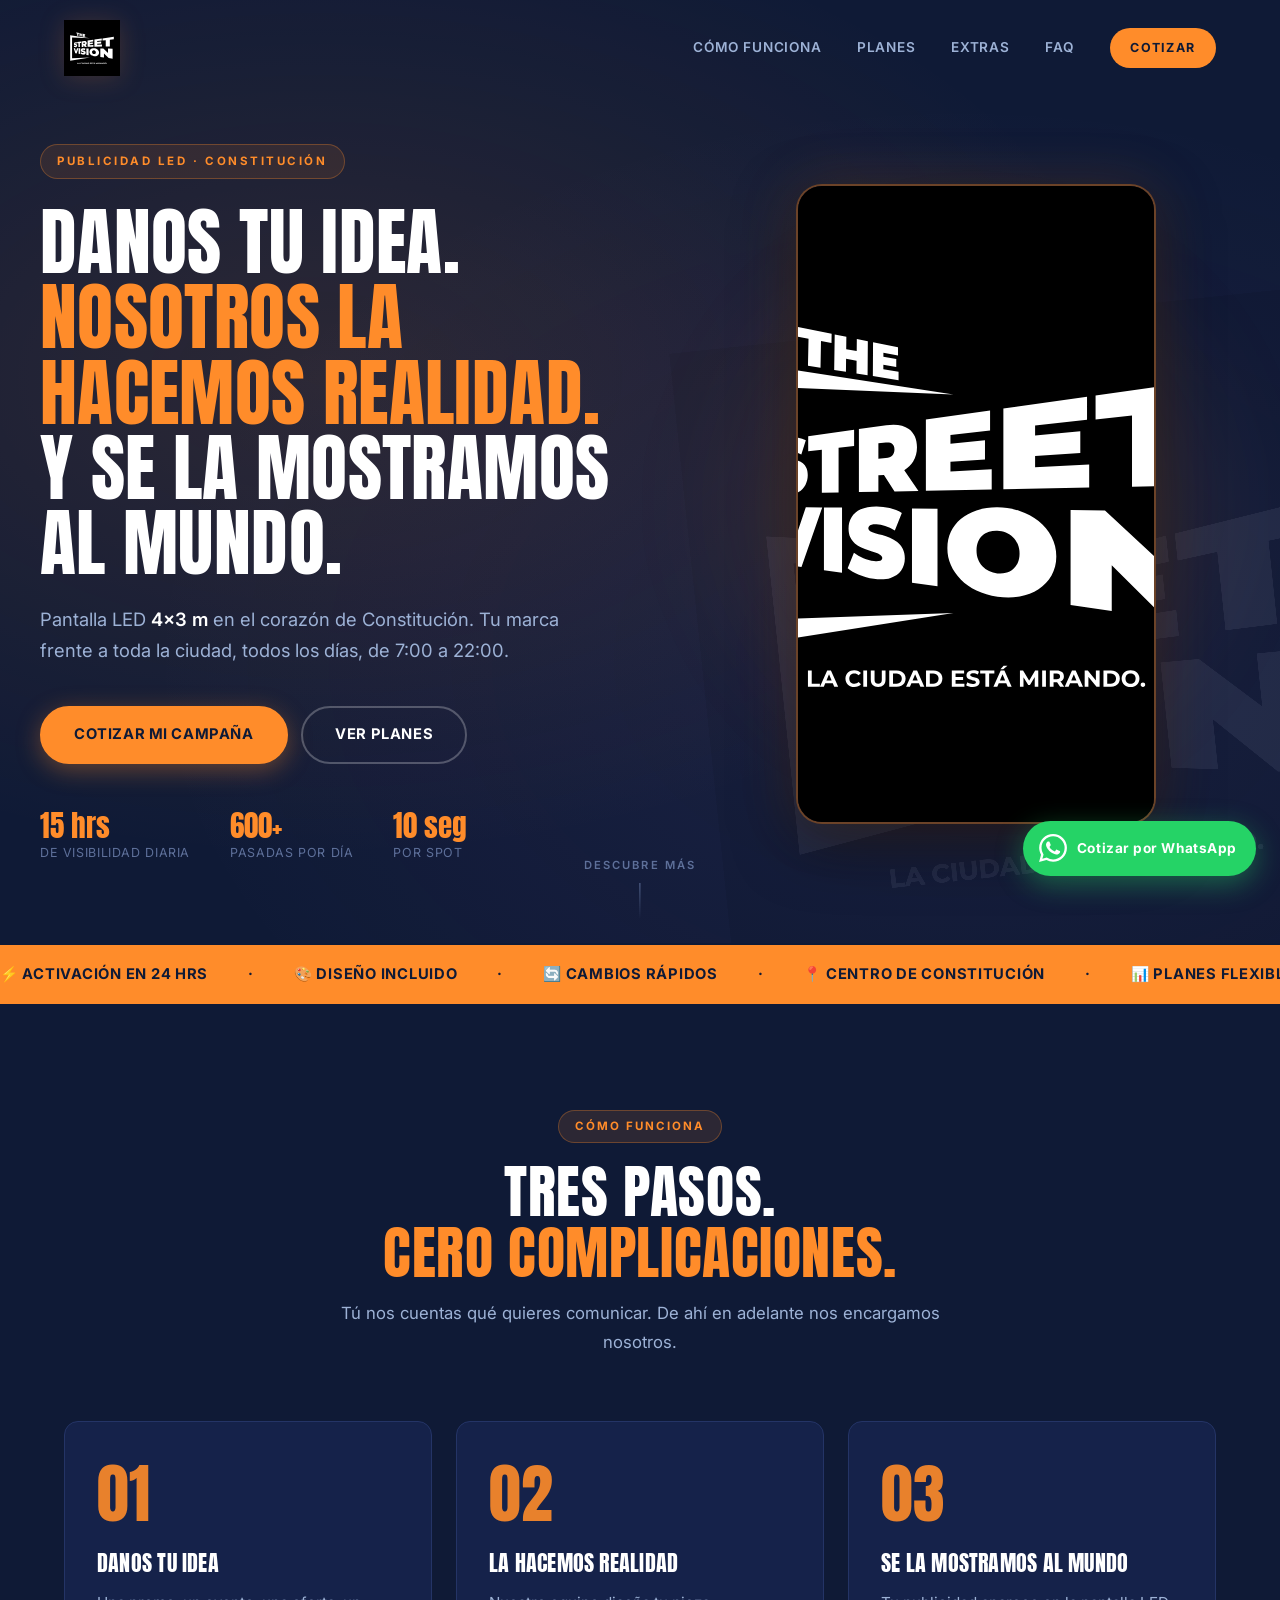
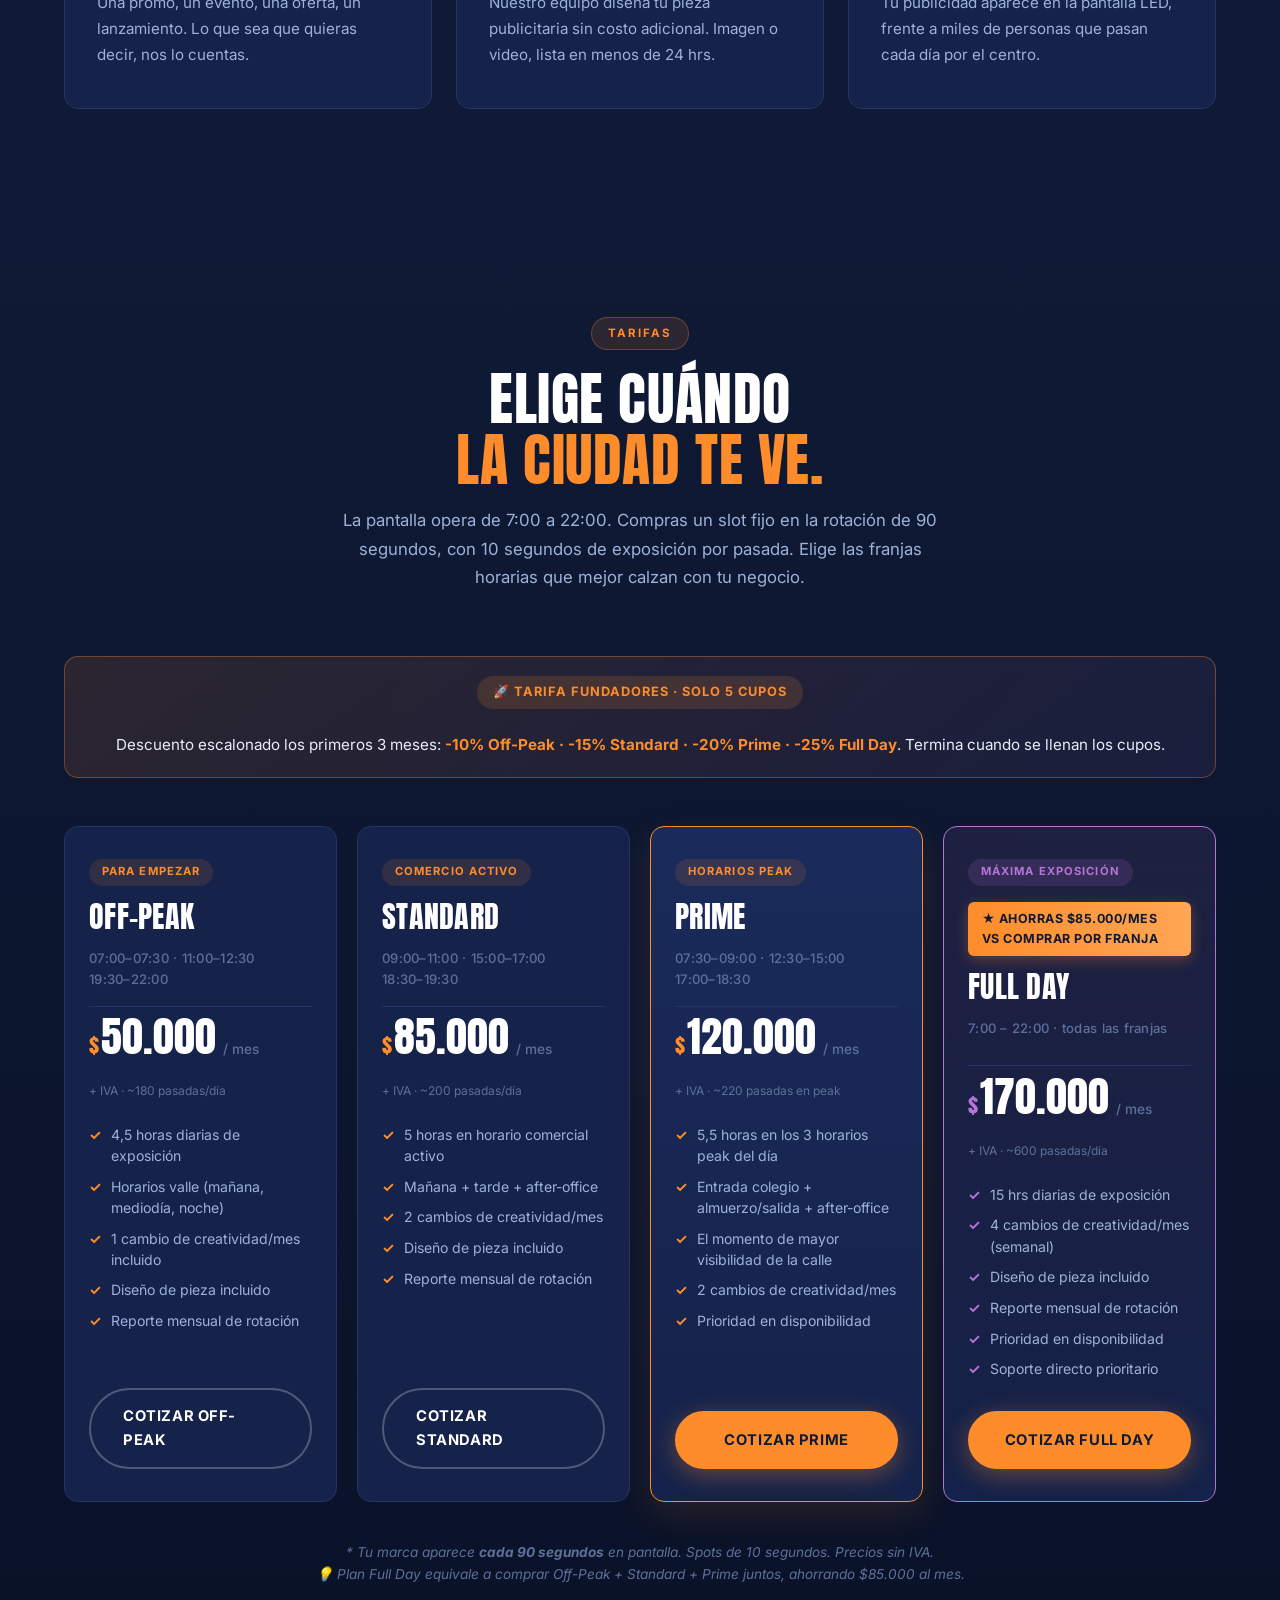
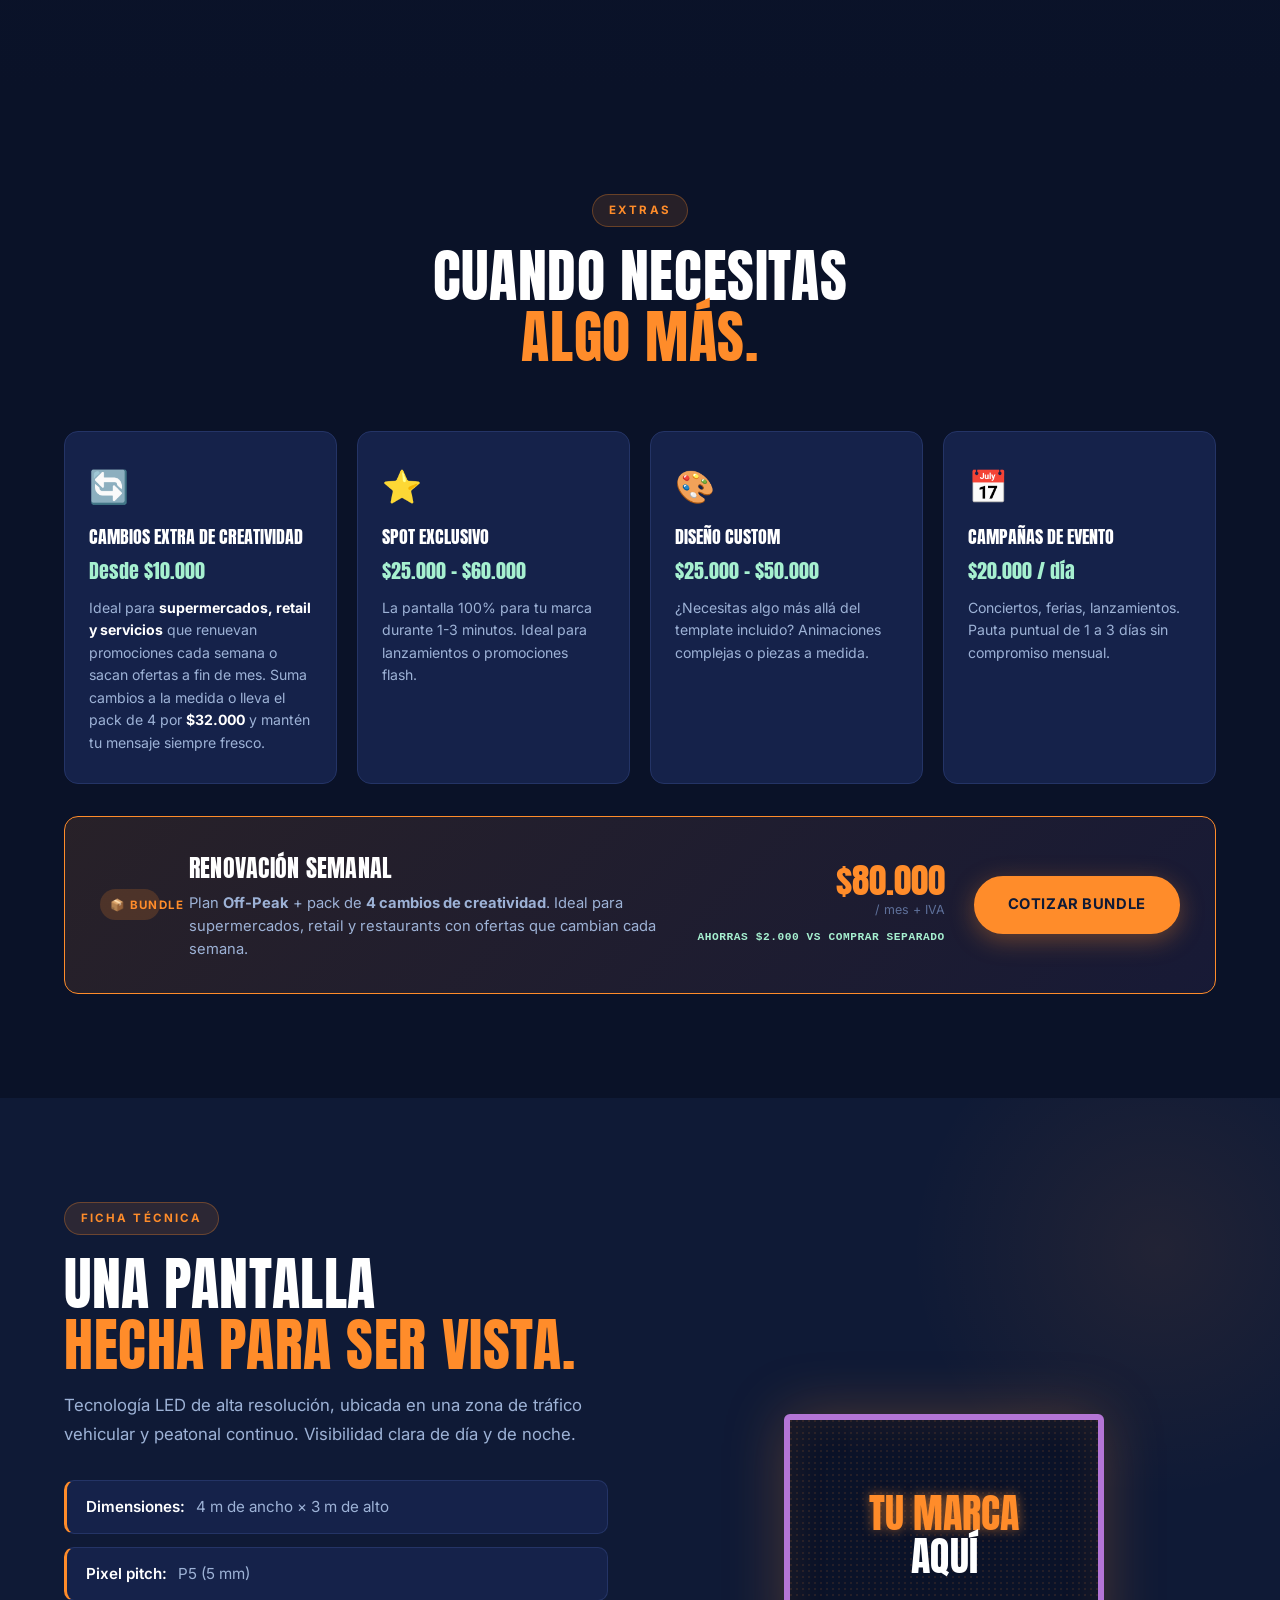
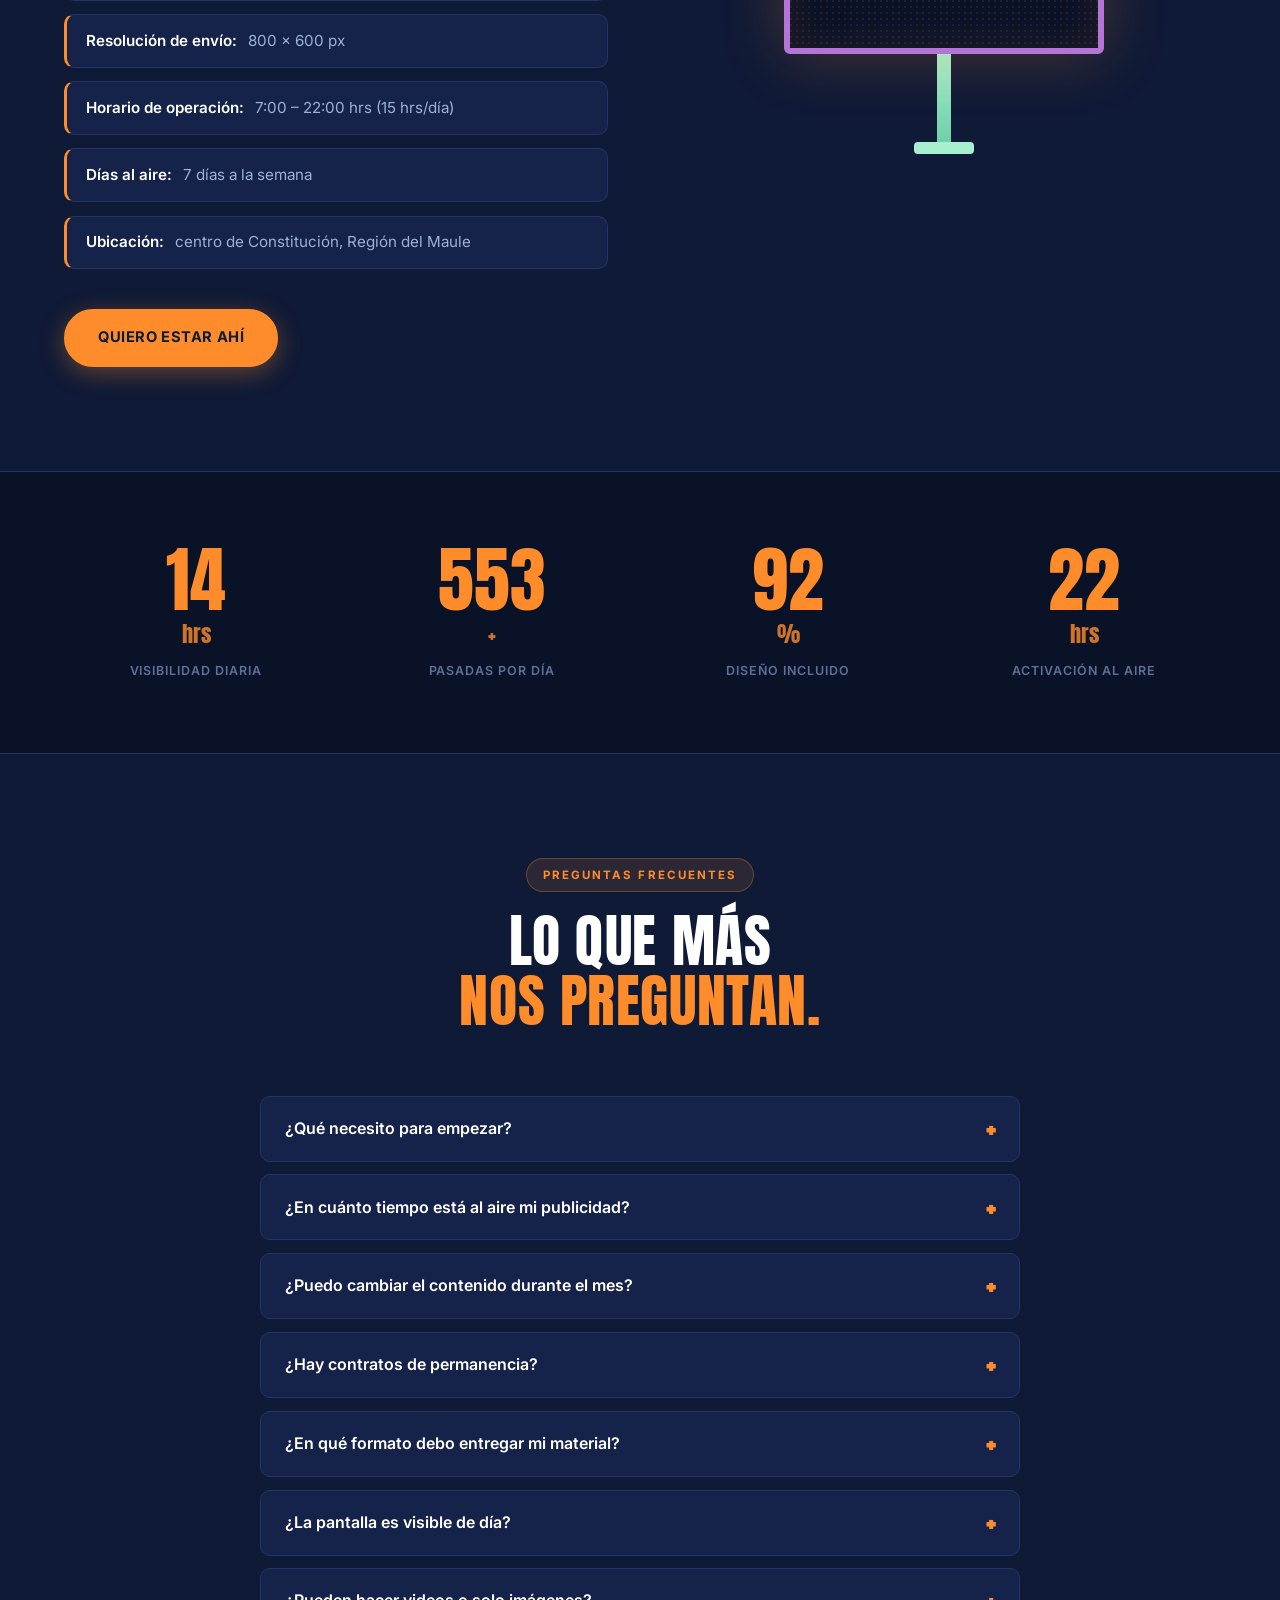
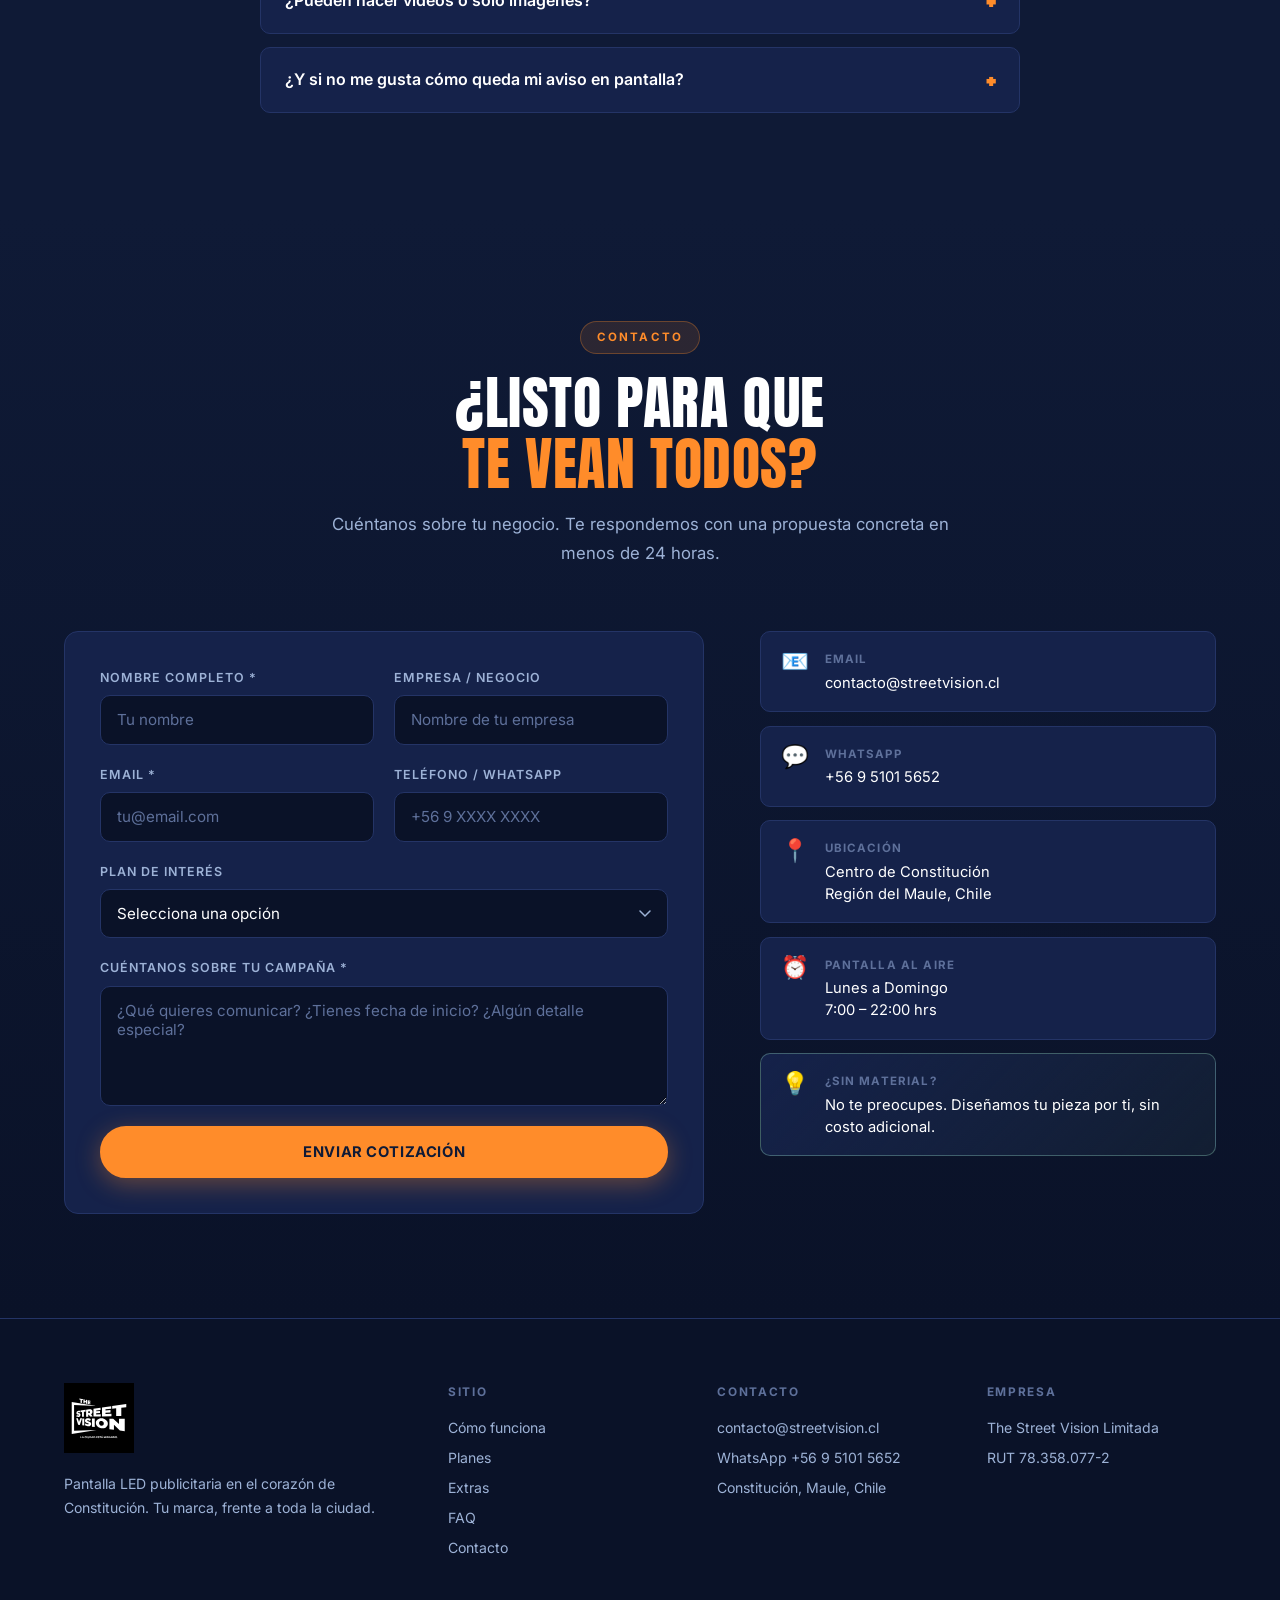
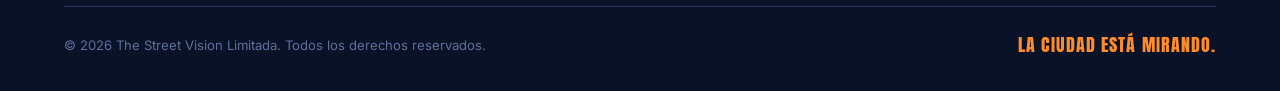
<file: index.html>
<!DOCTYPE html>
<html lang="es">
<head>
  <meta charset="UTF-8" />
  <meta name="viewport" content="width=device-width, initial-scale=1.0" />

  <title>The Street Vision · Pantalla LED publicitaria en Constitución</title>
  <meta name="description" content="Danos tu idea. Nosotros la hacemos realidad. Y se la mostramos al mundo. Pantalla LED 4×3 m en zona céntrica de Constitución. Diseño incluido, planes flexibles." />
  <meta name="keywords" content="pantalla LED, publicidad exterior, Constitución, Maule, OOH, publicidad digital, arriendo pantalla LED, Street Vision, La ciudad está mirando" />
  <meta name="author" content="The Street Vision" />
  <meta name="robots" content="index, follow" />
  <meta name="theme-color" content="#0F1A36" />

  <meta property="og:type" content="website" />
  <meta property="og:title" content="The Street Vision · La ciudad está mirando" />
  <meta property="og:description" content="Pantalla LED 4×3 m en el corazón de Constitución. Tu marca frente a toda la ciudad, todos los días." />
  <meta property="og:url" content="https://streetvision.cl" />
  <meta property="og:image" content="https://streetvision.cl/logo-streetvision.svg" />

  <link rel="canonical" href="https://streetvision.cl" />
  <link rel="icon" type="image/svg+xml" href="logo-streetvision.svg" />

  <link rel="preconnect" href="https://fonts.googleapis.com" />
  <link rel="preconnect" href="https://fonts.gstatic.com" crossorigin />
  <link href="https://fonts.googleapis.com/css2?family=Anton&family=Inter:wght@400;500;600;700;800&display=swap" rel="stylesheet" />

  <link rel="stylesheet" href="style.css" />
</head>
<body>

  <!-- =============================================
       NAVBAR
       ============================================= -->
  <header class="navbar" id="navbar">
    <div class="nav-container">
      <a href="#inicio" class="nav-logo">
        <img src="logo-streetvision.svg" alt="The Street Vision" class="nav-logo-img" />
      </a>

      <button class="nav-toggle" id="navToggle" aria-label="Abrir menú">
        <span></span><span></span><span></span>
      </button>

      <nav class="nav-menu" id="navMenu">
        <a href="#proceso" class="nav-link">Cómo funciona</a>
        <a href="#planes" class="nav-link">Planes</a>
        <a href="#extras" class="nav-link">Extras</a>
        <a href="#faq" class="nav-link">FAQ</a>
        <a href="#contacto" class="nav-cta">Cotizar</a>
      </nav>
    </div>
  </header>

  <!-- =============================================
       HERO
       ============================================= -->
  <section class="hero" id="inicio">
    <canvas class="hero-canvas" id="heroCanvas"></canvas>

    <div class="hero-grid">
      <div class="hero-content">
        <span class="hero-eyebrow">Publicidad LED · Constitución</span>
        <h1 class="hero-title">
          Danos tu idea.<br/>
          <span class="accent">Nosotros la hacemos realidad.</span><br/>
          Y se la mostramos al mundo.
        </h1>
        <p class="hero-sub">
          Pantalla LED <strong>4×3 m</strong> en el corazón de Constitución. Tu marca frente a toda la ciudad,
          todos los días, de 7:00 a 22:00.
        </p>
        <div class="hero-actions">
          <a href="#contacto" class="btn btn-primary">Cotizar mi campaña</a>
          <a href="#planes" class="btn btn-outline">Ver planes</a>
        </div>
        <div class="hero-meta">
          <div class="meta-item">
            <strong>15 hrs</strong>
            <span>de visibilidad diaria</span>
          </div>
          <div class="meta-item">
            <strong>600+</strong>
            <span>pasadas por día</span>
          </div>
          <div class="meta-item">
            <strong>10 seg</strong>
            <span>por spot</span>
          </div>
        </div>
      </div>

      <div class="hero-video-wrap">
        <div class="hero-video-frame">
          <video class="hero-video" autoplay muted loop playsinline poster="logo-streetvision.svg">
            <source src="tsv-promo-web.mp4" type="video/mp4" />
          </video>
        </div>
        <div class="hero-video-glow"></div>
      </div>
    </div>

    <div class="scroll-indicator">
      <span>Descubre más</span>
      <div class="scroll-arrow"></div>
    </div>
  </section>

  <!-- =============================================
       VALUE STRIP
       ============================================= -->
  <section class="value-strip">
    <div class="strip-track">
      <div class="strip-set">
        <span>⚡ Activación en 24 hrs</span>
        <span>·</span>
        <span>🎨 Diseño incluido</span>
        <span>·</span>
        <span>🔄 Cambios rápidos</span>
        <span>·</span>
        <span>📍 Centro de Constitución</span>
        <span>·</span>
        <span>📊 Planes flexibles</span>
        <span>·</span>
      </div>
      <div class="strip-set" aria-hidden="true">
        <span>⚡ Activación en 24 hrs</span>
        <span>·</span>
        <span>🎨 Diseño incluido</span>
        <span>·</span>
        <span>🔄 Cambios rápidos</span>
        <span>·</span>
        <span>📍 Centro de Constitución</span>
        <span>·</span>
        <span>📊 Planes flexibles</span>
        <span>·</span>
      </div>
    </div>
  </section>

  <!-- =============================================
       PROCESO — CÓMO FUNCIONA
       ============================================= -->
  <section class="proceso" id="proceso">
    <div class="container">
      <div class="section-header">
        <span class="section-tag">Cómo funciona</span>
        <h2 class="section-title">Tres pasos.<br/><span class="accent">Cero complicaciones.</span></h2>
        <p class="section-desc">Tú nos cuentas qué quieres comunicar. De ahí en adelante nos encargamos nosotros.</p>
      </div>

      <div class="proceso-grid">
        <div class="proceso-card" data-animate>
          <div class="proceso-number">01</div>
          <h3>Danos tu idea</h3>
          <p>Una promo, un evento, una oferta, un lanzamiento. Lo que sea que quieras decir, nos lo cuentas.</p>
        </div>
        <div class="proceso-card" data-animate>
          <div class="proceso-number">02</div>
          <h3>La hacemos realidad</h3>
          <p>Nuestro equipo diseña tu pieza publicitaria sin costo adicional. Imagen o video, lista en menos de 24 hrs.</p>
        </div>
        <div class="proceso-card" data-animate>
          <div class="proceso-number">03</div>
          <h3>Se la mostramos al mundo</h3>
          <p>Tu publicidad aparece en la pantalla LED, frente a miles de personas que pasan cada día por el centro.</p>
        </div>
      </div>
    </div>
  </section>

  <!-- =============================================
       PLANES
       ============================================= -->
  <section class="planes" id="planes">
    <div class="container">
      <div class="section-header">
        <span class="section-tag">Tarifas</span>
        <h2 class="section-title">Elige cuándo<br/><span class="accent">la ciudad te ve.</span></h2>
        <p class="section-desc">
          La pantalla opera de 7:00 a 22:00. Compras un slot fijo en la rotación de 90 segundos, con 10 segundos de exposición por pasada.
          Elige las franjas horarias que mejor calzan con tu negocio.
        </p>
      </div>

      <div class="founder-banner" data-animate>
        <span class="founder-badge">🚀 Tarifa Fundadores · Solo 5 cupos</span>
        <p>Descuento escalonado los primeros 3 meses: <strong>-10% Off-Peak · -15% Standard · -20% Prime · -25% Full Day</strong>. Termina cuando se llenan los cupos.</p>
      </div>

      <div class="planes-grid">
        <div class="plan-card" data-animate>
          <div class="plan-tag">Para empezar</div>
          <h3 class="plan-name">Off-Peak</h3>
          <p class="plan-hours">07:00–07:30 · 11:00–12:30<br/>19:30–22:00</p>
          <div class="plan-price">
            <span class="price-currency">$</span>
            <span class="price-amount">50.000</span>
            <span class="price-period">/ mes</span>
          </div>
          <p class="plan-tax">+ IVA · ~180 pasadas/día</p>
          <ul class="plan-features">
            <li>4,5 horas diarias de exposición</li>
            <li>Horarios valle (mañana, mediodía, noche)</li>
            <li>1 cambio de creatividad/mes incluido</li>
            <li>Diseño de pieza incluido</li>
            <li>Reporte mensual de rotación</li>
          </ul>
          <a href="#contacto" class="btn btn-outline btn-full">Cotizar Off-Peak</a>
        </div>

        <div class="plan-card" data-animate>
          <div class="plan-tag">Comercio activo</div>
          <h3 class="plan-name">Standard</h3>
          <p class="plan-hours">09:00–11:00 · 15:00–17:00<br/>18:30–19:30</p>
          <div class="plan-price">
            <span class="price-currency">$</span>
            <span class="price-amount">85.000</span>
            <span class="price-period">/ mes</span>
          </div>
          <p class="plan-tax">+ IVA · ~200 pasadas/día</p>
          <ul class="plan-features">
            <li>5 horas en horario comercial activo</li>
            <li>Mañana + tarde + after-office</li>
            <li>2 cambios de creatividad/mes</li>
            <li>Diseño de pieza incluido</li>
            <li>Reporte mensual de rotación</li>
          </ul>
          <a href="#contacto" class="btn btn-outline btn-full">Cotizar Standard</a>
        </div>

        <div class="plan-card highlighted" data-animate>
          <div class="plan-tag">Horarios peak</div>
          <h3 class="plan-name">Prime</h3>
          <p class="plan-hours">07:30–09:00 · 12:30–15:00<br/>17:00–18:30</p>
          <div class="plan-price">
            <span class="price-currency">$</span>
            <span class="price-amount">120.000</span>
            <span class="price-period">/ mes</span>
          </div>
          <p class="plan-tax">+ IVA · ~220 pasadas en peak</p>
          <ul class="plan-features">
            <li>5,5 horas en los 3 horarios peak del día</li>
            <li>Entrada colegio + almuerzo/salida + after-office</li>
            <li>El momento de mayor visibilidad de la calle</li>
            <li>2 cambios de creatividad/mes</li>
            <li>Prioridad en disponibilidad</li>
          </ul>
          <a href="#contacto" class="btn btn-primary btn-full">Cotizar Prime</a>
        </div>

        <div class="plan-card premium" data-animate>
          <div class="plan-tag premium-tag">Máxima exposición</div>
          <div class="plan-savings">★ Ahorras $85.000/mes vs comprar por franja</div>
          <h3 class="plan-name">Full Day</h3>
          <p class="plan-hours">7:00 – 22:00 · todas las franjas</p>
          <div class="plan-price">
            <span class="price-currency">$</span>
            <span class="price-amount">170.000</span>
            <span class="price-period">/ mes</span>
          </div>
          <p class="plan-tax">+ IVA · ~600 pasadas/día</p>
          <ul class="plan-features">
            <li>15 hrs diarias de exposición</li>
            <li>4 cambios de creatividad/mes (semanal)</li>
            <li>Diseño de pieza incluido</li>
            <li>Reporte mensual de rotación</li>
            <li>Prioridad en disponibilidad</li>
            <li>Soporte directo prioritario</li>
          </ul>
          <a href="#contacto" class="btn btn-primary btn-full">Cotizar Full Day</a>
        </div>
      </div>

      <p class="planes-note">
        * Tu marca aparece <strong>cada 90 segundos</strong> en pantalla. Spots de 10 segundos. Precios sin IVA.<br/>
        💡 Plan Full Day equivale a comprar Off-Peak + Standard + Prime juntos, ahorrando $85.000 al mes.
      </p>
    </div>
  </section>

  <!-- =============================================
       EXTRAS / ADD-ONS
       ============================================= -->
  <section class="extras" id="extras">
    <div class="container">
      <div class="section-header">
        <span class="section-tag">Extras</span>
        <h2 class="section-title">Cuando necesitas<br/><span class="accent">algo más.</span></h2>
      </div>

      <div class="extras-grid">
        <div class="extra-card" data-animate>
          <div class="extra-icon">🔄</div>
          <h3>Cambios extra de creatividad</h3>
          <p class="extra-price">Desde $10.000</p>
          <p>Ideal para <strong>supermercados, retail y servicios</strong> que renuevan promociones cada semana o sacan ofertas a fin de mes. Suma cambios a la medida o lleva el pack de 4 por <strong>$32.000</strong> y mantén tu mensaje siempre fresco.</p>
        </div>

        <div class="extra-card" data-animate>
          <div class="extra-icon">⭐</div>
          <h3>Spot exclusivo</h3>
          <p class="extra-price">$25.000 – $60.000</p>
          <p>La pantalla 100% para tu marca durante 1-3 minutos. Ideal para lanzamientos o promociones flash.</p>
        </div>

        <div class="extra-card" data-animate>
          <div class="extra-icon">🎨</div>
          <h3>Diseño custom</h3>
          <p class="extra-price">$25.000 – $50.000</p>
          <p>¿Necesitas algo más allá del template incluido? Animaciones complejas o piezas a medida.</p>
        </div>

        <div class="extra-card" data-animate>
          <div class="extra-icon">📅</div>
          <h3>Campañas de evento</h3>
          <p class="extra-price">$20.000 / día</p>
          <p>Conciertos, ferias, lanzamientos. Pauta puntual de 1 a 3 días sin compromiso mensual.</p>
        </div>
      </div>

      <div class="bundle-card" data-animate>
        <div class="bundle-tag">📦 Bundle</div>
        <div class="bundle-body">
          <h3>Renovación Semanal</h3>
          <p>Plan <strong>Off-Peak</strong> + pack de <strong>4 cambios de creatividad</strong>. Ideal para supermercados, retail y restaurants con ofertas que cambian cada semana.</p>
        </div>
        <div class="bundle-price">
          <span class="bundle-amount">$80.000</span>
          <span class="bundle-period">/ mes + IVA</span>
          <span class="bundle-saving">Ahorras $2.000 vs comprar separado</span>
        </div>
        <a href="#contacto" class="btn btn-primary">Cotizar bundle</a>
      </div>
    </div>
  </section>

  <!-- =============================================
       SPECS DE LA PANTALLA
       ============================================= -->
  <section class="specs" id="specs">
    <div class="container">
      <div class="specs-wrap">
        <div class="specs-content">
          <span class="section-tag">Ficha técnica</span>
          <h2 class="section-title">Una pantalla<br/><span class="accent">hecha para ser vista.</span></h2>
          <p class="section-desc-left">
            Tecnología LED de alta resolución, ubicada en una zona de tráfico vehicular y peatonal continuo.
            Visibilidad clara de día y de noche.
          </p>

          <ul class="specs-list">
            <li><strong>Dimensiones:</strong> 4 m de ancho × 3 m de alto</li>
            <li><strong>Pixel pitch:</strong> P5 (5 mm)</li>
            <li><strong>Resolución de envío:</strong> 800 × 600 px</li>
            <li><strong>Horario de operación:</strong> 7:00 – 22:00 hrs (15 hrs/día)</li>
            <li><strong>Días al aire:</strong> 7 días a la semana</li>
            <li><strong>Ubicación:</strong> centro de Constitución, Región del Maule</li>
          </ul>

          <a href="#contacto" class="btn btn-primary">Quiero estar ahí</a>
        </div>

        <div class="specs-visual">
          <div class="led-screen">
            <div class="led-frame">
              <div class="led-content">
                <span class="led-text">TU MARCA</span>
                <span class="led-text-sub">AQUÍ</span>
              </div>
            </div>
            <div class="led-pole"></div>
            <div class="led-base"></div>
          </div>
        </div>
      </div>
    </div>
  </section>

  <!-- =============================================
       STATS
       ============================================= -->
  <section class="stats">
    <div class="container">
      <div class="stats-grid">
        <div class="stat-item" data-animate>
          <span class="stat-number" data-target="15">0</span><span class="stat-unit">hrs</span>
          <span class="stat-label">Visibilidad diaria</span>
        </div>
        <div class="stat-item" data-animate>
          <span class="stat-number" data-target="600">0</span><span class="stat-unit">+</span>
          <span class="stat-label">Pasadas por día</span>
        </div>
        <div class="stat-item" data-animate>
          <span class="stat-number" data-target="100">0</span><span class="stat-unit">%</span>
          <span class="stat-label">Diseño incluido</span>
        </div>
        <div class="stat-item" data-animate>
          <span class="stat-number" data-target="24">0</span><span class="stat-unit">hrs</span>
          <span class="stat-label">Activación al aire</span>
        </div>
      </div>
    </div>
  </section>

  <!-- =============================================
       FAQ
       ============================================= -->
  <section class="faq" id="faq">
    <div class="container">
      <div class="section-header">
        <span class="section-tag">Preguntas frecuentes</span>
        <h2 class="section-title">Lo que más<br/><span class="accent">nos preguntan.</span></h2>
      </div>

      <div class="faq-list">
        <details class="faq-item" data-animate>
          <summary>¿Qué necesito para empezar?</summary>
          <p>Solo tu idea. Nosotros nos encargamos del diseño, la animación si aplica, y la programación en la pantalla. Si ya tienes material publicitario propio, también lo aceptamos en formatos estándar.</p>
        </details>
        <details class="faq-item" data-animate>
          <summary>¿En cuánto tiempo está al aire mi publicidad?</summary>
          <p>En menos de 24 horas desde que aprobamos juntos la pieza final.</p>
        </details>
        <details class="faq-item" data-animate>
          <summary>¿Puedo cambiar el contenido durante el mes?</summary>
          <p>Sí, y es lo que recomendamos. Si tienes un <strong>supermercado o retail</strong> con ofertas semanales, un <strong>restaurant</strong> con menú del día, o una <strong>tienda</strong> que saca promociones a fin de mes, lo ideal es renovar el aviso cada vez que cambia tu oferta. Cada plan incluye una cantidad definida de cambios mensuales sin costo. Si necesitas más, parten desde <strong>$10.000</strong> cada uno o el pack de 4 por <strong>$32.000</strong>.</p>
        </details>
        <details class="faq-item" data-animate>
          <summary>¿Hay contratos de permanencia?</summary>
          <p>No. Los planes son mensuales y puedes terminar cuando quieras avisando con 7 días de anticipación.</p>
        </details>
        <details class="faq-item" data-animate>
          <summary>¿En qué formato debo entregar mi material?</summary>
          <p>Imagen JPG/PNG o video MP4 en resolución 800 × 600 px (ratio 4:3). Si solo tienes el material en otra proporción, nosotros lo adaptamos sin costo.</p>
        </details>
        <details class="faq-item" data-animate>
          <summary>¿La pantalla es visible de día?</summary>
          <p>Sí. La luminosidad se ajusta automáticamente al ambiente. De día se ve nítida con luz solar directa, y de noche en modo atenuado para no incomodar a peatones.</p>
        </details>
        <details class="faq-item" data-animate>
          <summary>¿Pueden hacer videos o solo imágenes?</summary>
          <p>Ambos. Tu spot puede ser una imagen estática o un video animado de hasta 10 segundos por pasada.</p>
        </details>
        <details class="faq-item" data-animate>
          <summary>¿Y si no me gusta cómo queda mi aviso en pantalla?</summary>
          <p>Te ofrecemos <strong>Garantía Primera Semana</strong>: si en los primeros 7 días al aire no estás conforme con cómo se ve tu pieza, la <strong>rediseñamos sin costo</strong>. Si aún así no te convence, devolvemos el <strong>100% del primer mes</strong>. Sin letra chica.</p>
        </details>
      </div>
    </div>
  </section>

  <!-- =============================================
       CONTACTO
       ============================================= -->
  <section class="contacto" id="contacto">
    <div class="container">
      <div class="section-header">
        <span class="section-tag">Contacto</span>
        <h2 class="section-title">¿Listo para que<br/><span class="accent">te vean todos?</span></h2>
        <p class="section-desc">
          Cuéntanos sobre tu negocio. Te respondemos con una propuesta concreta en menos de 24 horas.
        </p>
      </div>

      <div class="contacto-wrapper">
        <form class="contact-form" id="contactForm" novalidate>
          <!-- Web3Forms: reemplazar YOUR_ACCESS_KEY con tu access_key real (gratis en https://web3forms.com) -->
          <input type="hidden" name="access_key" value="125f3e66-de82-4693-88d3-2d7bf9c08562" />
          <input type="hidden" name="subject" value="Nueva cotización desde streetvision.cl" />
          <input type="hidden" name="from_name" value="Sitio Web Street Vision" />
          <input type="checkbox" name="botcheck" style="display:none" tabindex="-1" autocomplete="off" />

          <div class="form-row">
            <div class="form-group">
              <label for="nombre">Nombre completo *</label>
              <input type="text" id="nombre" name="nombre" placeholder="Tu nombre" required />
            </div>
            <div class="form-group">
              <label for="empresa">Empresa / Negocio</label>
              <input type="text" id="empresa" name="empresa" placeholder="Nombre de tu empresa" />
            </div>
          </div>

          <div class="form-row">
            <div class="form-group">
              <label for="email">Email *</label>
              <input type="email" id="email" name="email" placeholder="tu@email.com" required />
            </div>
            <div class="form-group">
              <label for="telefono">Teléfono / WhatsApp</label>
              <input type="tel" id="telefono" name="telefono" placeholder="+56 9 XXXX XXXX" />
            </div>
          </div>

          <div class="form-group">
            <label for="servicio">Plan de interés</label>
            <select id="servicio" name="servicio">
              <option value="">Selecciona una opción</option>
              <option value="Off-Peak">Off-Peak — $50.000/mes</option>
              <option value="Standard">Standard — $85.000/mes</option>
              <option value="Prime">Prime — $120.000/mes</option>
              <option value="Full Day">Full Day — $170.000/mes</option>
              <option value="Evento puntual">Evento puntual</option>
              <option value="No estoy seguro">Aún no lo decido</option>
            </select>
          </div>

          <div class="form-group">
            <label for="mensaje">Cuéntanos sobre tu campaña *</label>
            <textarea id="mensaje" name="mensaje" rows="4" placeholder="¿Qué quieres comunicar? ¿Tienes fecha de inicio? ¿Algún detalle especial?" required></textarea>
          </div>

          <button type="submit" class="btn btn-primary btn-full" id="submitBtn">
            <span class="btn-label">Enviar cotización</span>
          </button>

          <div class="form-notice" id="formNotice" style="display:none;"></div>
        </form>

        <div class="contact-info">
          <a class="info-card" href="mailto:contacto@streetvision.cl">
            <div class="info-icon">📧</div>
            <div>
              <strong>Email</strong>
              <span>contacto@streetvision.cl</span>
            </div>
          </a>

          <a class="info-card" href="https://wa.me/56951015652?text=Hola!%20Vengo%20del%20sitio%20web%20de%20Street%20Vision%20y%20me%20interesa%20cotizar." target="_blank" rel="noopener">
            <div class="info-icon">💬</div>
            <div>
              <strong>WhatsApp</strong>
              <span>+56 9 5101 5652</span>
            </div>
          </a>

          <div class="info-card">
            <div class="info-icon">📍</div>
            <div>
              <strong>Ubicación</strong>
              <span>Centro de Constitución<br/>Región del Maule, Chile</span>
            </div>
          </div>

          <div class="info-card">
            <div class="info-icon">⏰</div>
            <div>
              <strong>Pantalla al aire</strong>
              <span>Lunes a Domingo<br/>7:00 – 22:00 hrs</span>
            </div>
          </div>

          <div class="info-card highlight-card">
            <div class="info-icon">💡</div>
            <div>
              <strong>¿Sin material?</strong>
              <span>No te preocupes. Diseñamos tu pieza por ti, sin costo adicional.</span>
            </div>
          </div>
        </div>
      </div>
    </div>
  </section>

  <!-- =============================================
       FOOTER
       ============================================= -->
  <footer class="footer">
    <div class="container">
      <div class="footer-grid">
        <div class="footer-brand">
          <a href="#inicio" class="nav-logo">
            <img src="logo-streetvision.svg" alt="The Street Vision" class="footer-logo-img" />
          </a>
          <p>Pantalla LED publicitaria en el corazón de Constitución. Tu marca, frente a toda la ciudad.</p>
        </div>

        <div class="footer-links">
          <strong>Sitio</strong>
          <a href="#proceso">Cómo funciona</a>
          <a href="#planes">Planes</a>
          <a href="#extras">Extras</a>
          <a href="#faq">FAQ</a>
          <a href="#contacto">Contacto</a>
        </div>

        <div class="footer-links">
          <strong>Contacto</strong>
          <a href="mailto:contacto@streetvision.cl">contacto@streetvision.cl</a>
          <a href="https://wa.me/56951015652" target="_blank" rel="noopener">WhatsApp +56 9 5101 5652</a>
          <span>Constitución, Maule, Chile</span>
        </div>

        <div class="footer-links">
          <strong>Empresa</strong>
          <span>The Street Vision Limitada</span>
          <span>RUT 78.358.077-2</span>
        </div>
      </div>

      <div class="footer-bottom">
        <span>© <span id="currentYear"></span> The Street Vision Limitada. Todos los derechos reservados.</span>
        <span class="footer-slogan accent">La ciudad está mirando.</span>
      </div>
    </div>
  </footer>

  <!-- =============================================
       FAB WHATSAPP
       ============================================= -->
  <a class="fab-whatsapp" href="https://wa.me/56951015652?text=Hola!%20Vengo%20del%20sitio%20web%20de%20Street%20Vision%20y%20me%20interesa%20cotizar." target="_blank" rel="noopener" aria-label="Cotizar por WhatsApp">
    <svg viewBox="0 0 24 24" width="28" height="28" fill="currentColor" aria-hidden="true">
      <path d="M17.472 14.382c-.297-.149-1.758-.867-2.03-.967-.273-.099-.471-.148-.67.15-.197.297-.767.966-.94 1.164-.173.199-.347.223-.644.075-.297-.15-1.255-.463-2.39-1.475-.883-.788-1.48-1.761-1.653-2.059-.173-.297-.018-.458.13-.606.134-.133.297-.347.446-.52.149-.174.198-.298.298-.497.099-.198.05-.371-.025-.52-.075-.149-.669-1.612-.916-2.207-.242-.579-.487-.5-.669-.51-.173-.008-.371-.01-.57-.01-.198 0-.52.074-.792.372-.272.297-1.04 1.016-1.04 2.479 0 1.462 1.065 2.875 1.213 3.074.149.198 2.096 3.2 5.077 4.487.709.306 1.262.489 1.694.626.712.226 1.36.194 1.872.118.571-.085 1.758-.719 2.006-1.413.248-.694.248-1.289.173-1.413-.074-.124-.272-.198-.57-.347m-5.421 7.403h-.004a9.87 9.87 0 01-5.031-1.378l-.361-.214-3.741.982.998-3.648-.235-.374a9.86 9.86 0 01-1.51-5.26c.001-5.45 4.436-9.884 9.888-9.884 2.64 0 5.122 1.03 6.988 2.898a9.825 9.825 0 012.893 6.994c-.003 5.45-4.437 9.884-9.885 9.884m8.413-18.297A11.815 11.815 0 0012.05 0C5.495 0 .16 5.335.157 11.892c0 2.096.547 4.142 1.588 5.945L.057 24l6.305-1.654a11.882 11.882 0 005.683 1.448h.005c6.554 0 11.89-5.335 11.893-11.893a11.821 11.821 0 00-3.48-8.413Z"/>
    </svg>
    <span class="fab-label">Cotizar por WhatsApp</span>
  </a>

  <script src="script.js"></script>
</body>
</html>
</file>
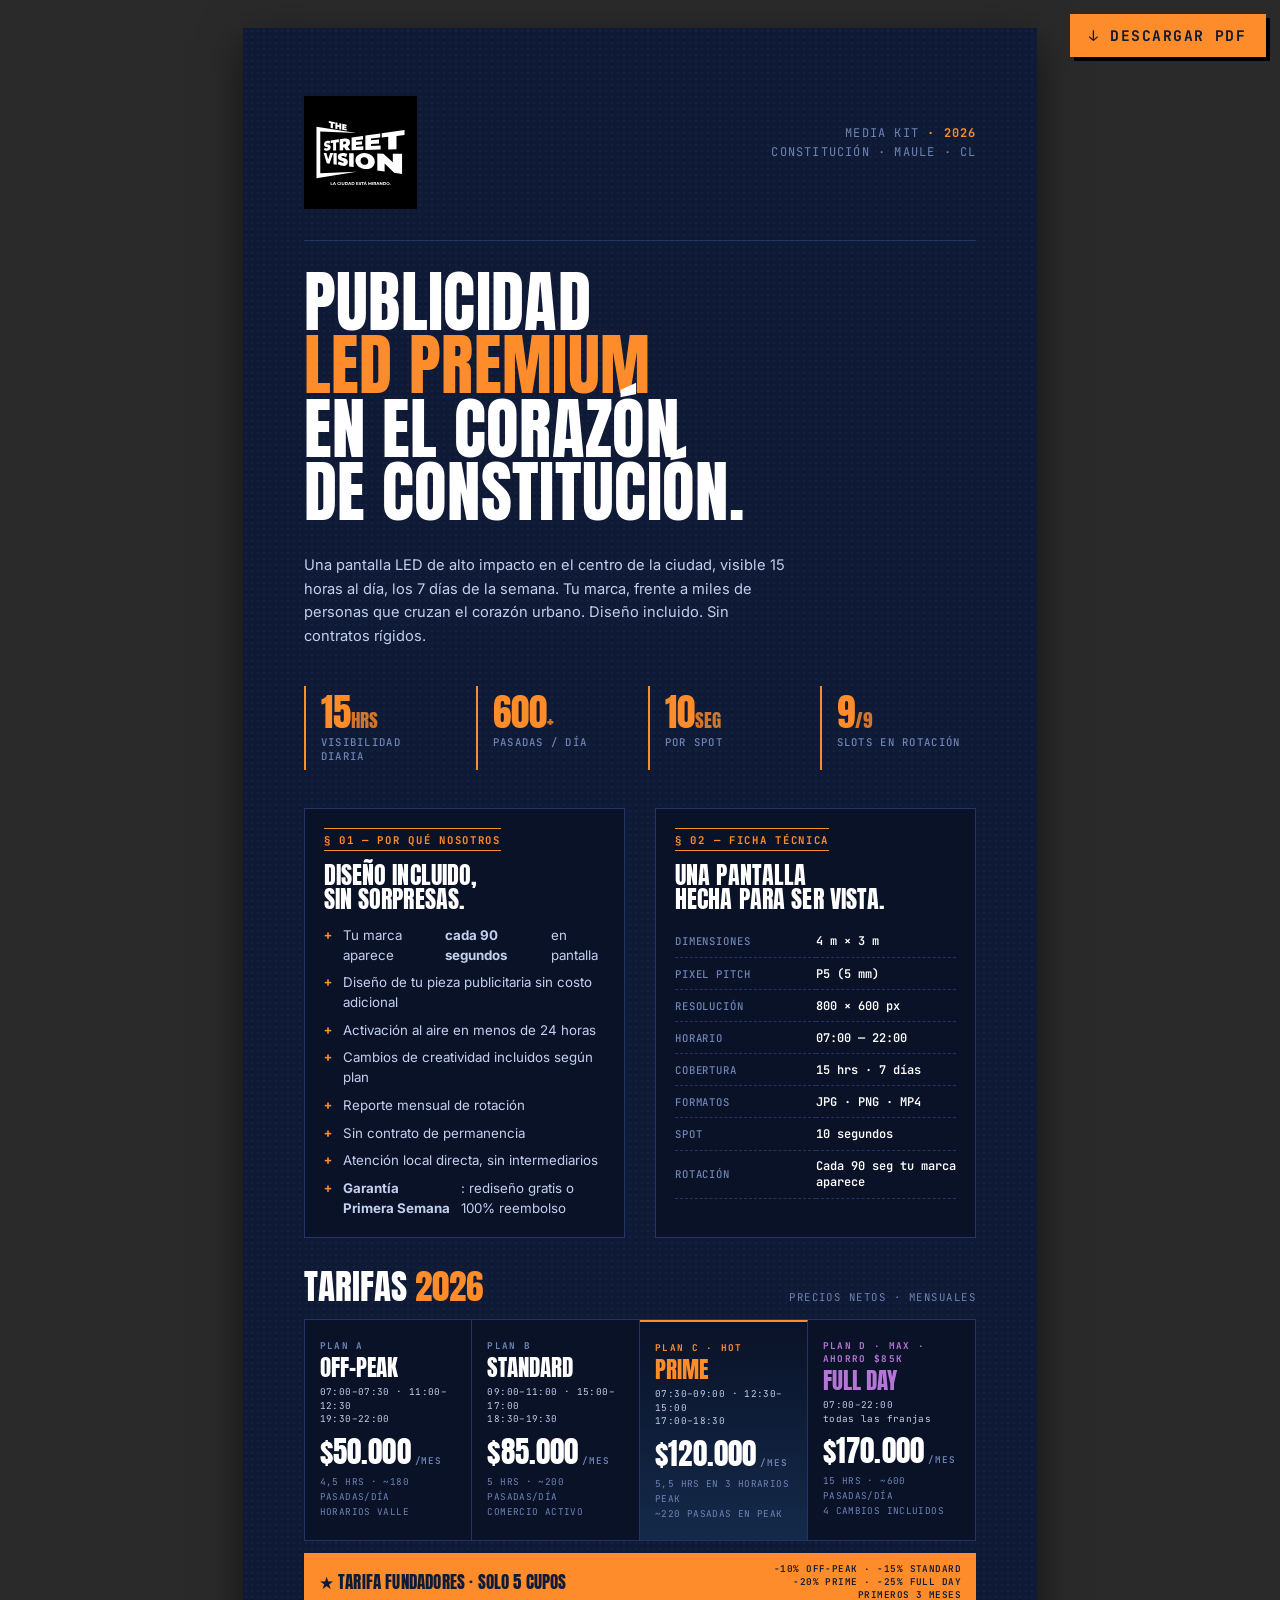
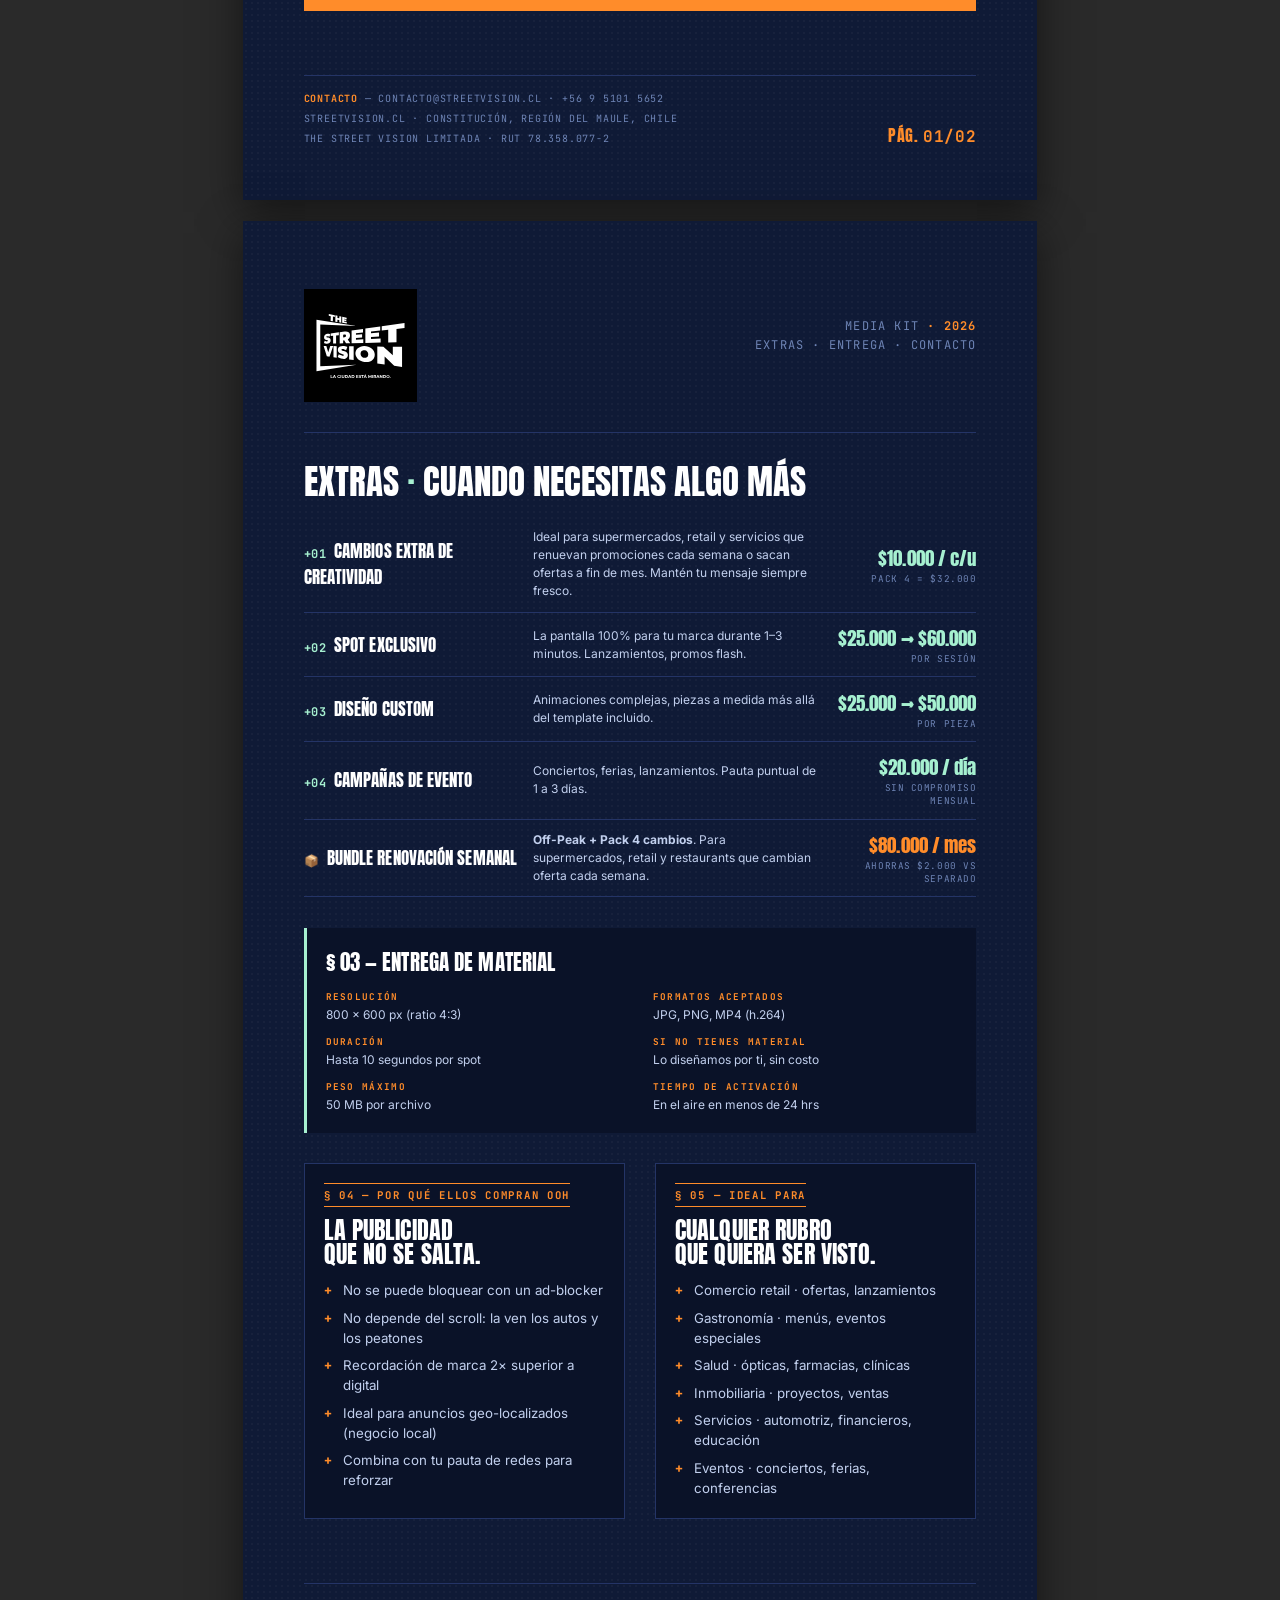
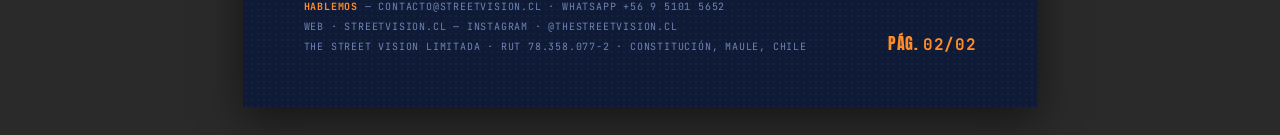
<file: media-kit/index.html>
<!DOCTYPE html>
<html lang="es">
<head>
  <meta charset="UTF-8" />
  <title>Media Kit · The Street Vision · 2026</title>
  <link rel="preconnect" href="https://fonts.googleapis.com" />
  <link rel="preconnect" href="https://fonts.gstatic.com" crossorigin />
  <link href="https://fonts.googleapis.com/css2?family=Anton&family=Inter:wght@400;500;600;700&family=JetBrains+Mono:wght@500;700&display=swap" rel="stylesheet" />
  <style>
    :root {
      --bg: #0F1A36;
      --bg-2: #0A1228;
      --orange: #FF8C2A;
      --mint: #A6F0D0;
      --lila: #B475D6;
      --ink: #FFFFFF;
      --soft: #C2D0EE;
      --mute: #6E84B5;
      --line: #243466;
    }

    @page {
      size: A4;
      margin: 0;
    }

    * { margin: 0; padding: 0; box-sizing: border-box; }
    html { font-size: 14px; }
    body {
      background: #2a2a2a;
      font-family: 'Inter', sans-serif;
      color: var(--ink);
      padding: 2rem;
      display: flex;
      flex-direction: column;
      align-items: center;
      gap: 1.5rem;
    }

    .page {
      width: 210mm;
      min-height: 297mm;
      background: var(--bg);
      padding: 18mm 16mm 42mm 16mm;
      position: relative;
      overflow: hidden;
      box-shadow: 0 12px 40px rgba(0,0,0,0.5);
    }
    .page::before {
      content: '';
      position: absolute;
      inset: 0;
      background-image: radial-gradient(circle, rgba(255,255,255,0.03) 1px, transparent 1px);
      background-size: 6px 6px;
      pointer-events: none;
    }
    .page > * { position: relative; z-index: 1; }

    /* ===== HEADER ===== */
    .head {
      display: flex;
      justify-content: space-between;
      align-items: center;
      padding-bottom: 8mm;
      border-bottom: 1px solid var(--line);
      margin-bottom: 8mm;
    }
    .head img { height: 30mm; width: auto; }
    .head-meta {
      text-align: right;
      font-family: 'JetBrains Mono', monospace;
      font-size: 9pt;
      letter-spacing: 0.1em;
      color: var(--mute);
      text-transform: uppercase;
      line-height: 1.6;
    }
    .head-meta strong { color: var(--orange); }

    /* ===== BIG TITLE ===== */
    .lead {
      font-family: 'Anton', sans-serif;
      font-weight: 400;
      font-size: 50pt;
      line-height: 0.95;
      letter-spacing: 0.005em;
      text-transform: uppercase;
      margin-bottom: 8mm;
    }
    .lead em {
      font-style: normal;
      color: var(--orange);
    }
    .lead-sub {
      font-size: 11pt;
      color: var(--soft);
      max-width: 130mm;
      line-height: 1.6;
      margin-bottom: 10mm;
    }

    /* ===== STATS ===== */
    .stats {
      display: grid;
      grid-template-columns: repeat(4, 1fr);
      gap: 4mm;
      margin-bottom: 10mm;
    }
    .stat {
      border-left: 2px solid var(--orange);
      padding: 2mm 4mm;
    }
    .stat-num {
      font-family: 'Anton', sans-serif;
      font-size: 28pt;
      color: var(--orange);
      line-height: 1;
    }
    .stat-num span { font-size: 14pt; opacity: 0.8; }
    .stat-lbl {
      display: block;
      font-family: 'JetBrains Mono', monospace;
      font-size: 8pt;
      letter-spacing: 0.12em;
      text-transform: uppercase;
      color: var(--mute);
      margin-top: 1mm;
      font-weight: 500;
    }

    /* ===== TWO-COL ===== */
    .twocol {
      display: grid;
      grid-template-columns: 1fr 1fr;
      gap: 8mm;
      margin-bottom: 8mm;
    }

    .block {
      background: var(--bg-2);
      border: 1px solid var(--line);
      padding: 5mm;
    }
    .block-tag {
      display: inline-block;
      font-family: 'JetBrains Mono', monospace;
      font-size: 8pt;
      font-weight: 700;
      letter-spacing: 0.16em;
      color: var(--orange);
      text-transform: uppercase;
      border-top: 1px solid var(--orange);
      border-bottom: 1px solid var(--orange);
      padding: 1mm 0;
      margin-bottom: 3mm;
    }
    .block h3 {
      font-family: 'Anton', sans-serif;
      font-weight: 400;
      font-size: 18pt;
      line-height: 1;
      letter-spacing: 0.005em;
      text-transform: uppercase;
      margin-bottom: 4mm;
    }
    .block ul {
      list-style: none;
      display: flex;
      flex-direction: column;
      gap: 2mm;
    }
    .block ul li {
      display: flex;
      gap: 3mm;
      font-size: 10pt;
      color: var(--soft);
      line-height: 1.5;
    }
    .block ul li::before {
      content: '+';
      color: var(--orange);
      font-weight: 700;
      font-family: 'JetBrains Mono', monospace;
      flex-shrink: 0;
    }

    /* ===== SPECS TABLE ===== */
    .specs-tbl {
      width: 100%;
      border-collapse: collapse;
      font-family: 'JetBrains Mono', monospace;
      font-size: 9pt;
    }
    .specs-tbl tr { border-bottom: 1px dashed var(--line); }
    .specs-tbl th {
      text-align: left;
      padding: 2mm 0;
      width: 50%;
      letter-spacing: 0.08em;
      color: var(--mute);
      font-size: 8pt;
      font-weight: 500;
      text-transform: uppercase;
    }
    .specs-tbl td {
      padding: 2mm 0;
      color: var(--ink);
      font-weight: 600;
    }

    /* ===== TARIFAS ===== */
    .tarifas-wrap {
      margin-bottom: 8mm;
    }
    .tarifas-head {
      display: flex;
      align-items: baseline;
      justify-content: space-between;
      margin-bottom: 4mm;
    }
    .tarifas-head h2 {
      font-family: 'Anton', sans-serif;
      font-weight: 400;
      font-size: 26pt;
      line-height: 1;
      text-transform: uppercase;
    }
    .tarifas-head h2 em { color: var(--orange); font-style: normal; }
    .tarifas-head .tag {
      font-family: 'JetBrains Mono', monospace;
      font-size: 8pt;
      letter-spacing: 0.14em;
      color: var(--mute);
      text-transform: uppercase;
    }

    .tarifas-grid {
      display: grid;
      grid-template-columns: repeat(4, 1fr);
      gap: 0;
      border: 1px solid var(--line);
    }
    .plan {
      padding: 5mm 4mm;
      border-right: 1px solid var(--line);
      background: var(--bg-2);
    }
    .plan:last-child { border-right: none; }
    .plan.hot { background: linear-gradient(180deg, var(--bg-2), #142a4a); border-top: 2px solid var(--orange); }
    .plan-id {
      font-family: 'JetBrains Mono', monospace;
      font-size: 7pt;
      font-weight: 700;
      letter-spacing: 0.14em;
      color: var(--mute);
      margin-bottom: 1.5mm;
    }
    .plan-id.hot { color: var(--orange); }
    .plan-id.pre { color: var(--lila); }
    .plan-name {
      font-family: 'Anton', sans-serif;
      font-weight: 400;
      font-size: 17pt;
      line-height: 0.95;
      text-transform: uppercase;
      margin-bottom: 1.5mm;
    }
    .plan.hot .plan-name { color: var(--orange); }
    .plan.full .plan-name { color: var(--lila); }
    .plan-window {
      font-family: 'JetBrains Mono', monospace;
      font-size: 7pt;
      letter-spacing: 0.04em;
      color: var(--soft);
      margin-bottom: 3mm;
      line-height: 1.5;
      min-height: 7mm;
    }
    .plan-price {
      font-family: 'Anton', sans-serif;
      font-size: 22pt;
      line-height: 1;
      margin-bottom: 1mm;
      letter-spacing: 0.005em;
    }
    .plan-price small {
      font-family: 'JetBrains Mono', monospace;
      font-size: 7pt;
      color: var(--mute);
      letter-spacing: 0.1em;
      font-weight: 600;
      margin-left: 1mm;
    }
    .plan-deltas {
      font-family: 'JetBrains Mono', monospace;
      font-size: 7pt;
      letter-spacing: 0.04em;
      color: var(--mute);
      text-transform: uppercase;
      margin-top: 2mm;
      line-height: 1.6;
    }

    .founder {
      margin-top: 3mm;
      padding: 2.5mm 4mm;
      background: var(--orange);
      color: var(--bg);
      display: flex;
      gap: 3mm;
      align-items: center;
      justify-content: space-between;
      flex-wrap: nowrap;
    }
    .founder strong {
      font-family: 'Anton', sans-serif;
      font-size: 13pt;
      font-weight: 400;
      letter-spacing: 0.01em;
      white-space: nowrap;
    }
    .founder span {
      font-family: 'JetBrains Mono', monospace;
      font-size: 7pt;
      font-weight: 600;
      letter-spacing: 0.05em;
      text-transform: uppercase;
      text-align: right;
      line-height: 1.4;
    }

    /* ===== PAGE 2 ===== */
    .extras-wrap { margin-bottom: 8mm; }
    .extras-head h2 {
      font-family: 'Anton', sans-serif;
      font-weight: 400;
      font-size: 26pt;
      line-height: 1;
      text-transform: uppercase;
      margin-bottom: 5mm;
    }
    .extras-head h2 em { color: var(--mint); font-style: normal; }
    .ex-row {
      display: grid;
      grid-template-columns: 1.5fr 2fr 1fr;
      gap: 4mm;
      align-items: center;
      padding: 3mm 0;
      border-bottom: 1px solid var(--line);
    }
    .ex-row:first-of-type { border-top: 1px solid var(--line); }
    .ex-row .ex-no {
      font-family: 'JetBrains Mono', monospace;
      font-size: 9pt;
      font-weight: 700;
      color: var(--mint);
      letter-spacing: 0.05em;
      margin-right: 2mm;
    }
    .ex-row h3 {
      font-family: 'Anton', sans-serif;
      font-weight: 400;
      font-size: 13pt;
      letter-spacing: 0.005em;
      text-transform: uppercase;
      display: inline;
    }
    .ex-row p {
      font-size: 9pt;
      color: var(--soft);
      line-height: 1.5;
    }
    .ex-px {
      text-align: right;
    }
    .ex-px-amt {
      font-family: 'Anton', sans-serif;
      font-size: 14pt;
      color: var(--mint);
      letter-spacing: 0.005em;
    }
    .ex-px-alt {
      font-family: 'JetBrains Mono', monospace;
      font-size: 7pt;
      color: var(--mute);
      letter-spacing: 0.06em;
      text-transform: uppercase;
    }

    /* ===== ENTREGA ===== */
    .entrega {
      background: var(--bg-2);
      border-left: 3px solid var(--mint);
      padding: 5mm;
      margin-bottom: 8mm;
    }
    .entrega h3 {
      font-family: 'Anton', sans-serif;
      font-weight: 400;
      font-size: 16pt;
      letter-spacing: 0.005em;
      text-transform: uppercase;
      margin-bottom: 3mm;
    }
    .entrega-grid {
      display: grid;
      grid-template-columns: repeat(2, 1fr);
      gap: 3mm 6mm;
    }
    .entrega-grid div {
      font-size: 9pt;
      color: var(--soft);
      line-height: 1.5;
    }
    .entrega-grid div strong {
      display: block;
      font-family: 'JetBrains Mono', monospace;
      font-size: 7pt;
      font-weight: 700;
      letter-spacing: 0.14em;
      color: var(--orange);
      text-transform: uppercase;
      margin-bottom: 0.5mm;
    }

    /* ===== FOOTER ===== */
    .foot {
      position: absolute;
      bottom: 14mm;
      left: 16mm;
      right: 16mm;
      border-top: 1px solid var(--line);
      padding-top: 4mm;
      display: flex;
      justify-content: space-between;
      align-items: flex-end;
      font-family: 'JetBrains Mono', monospace;
      font-size: 7.5pt;
      letter-spacing: 0.08em;
      color: var(--mute);
      text-transform: uppercase;
    }
    .foot-contact {
      display: flex;
      flex-direction: column;
      gap: 1mm;
      line-height: 1.6;
    }
    .foot-contact strong {
      color: var(--orange);
      font-weight: 700;
    }
    .foot-slogan {
      font-family: 'Anton', sans-serif;
      font-size: 12pt;
      color: var(--orange);
      letter-spacing: 0.04em;
      text-transform: uppercase;
    }
    .pagenum {
      font-family: 'JetBrains Mono', monospace;
      color: var(--orange);
      font-weight: 700;
    }

    /* ===== PRINT BUTTON ===== */
    .print-btn {
      position: fixed;
      top: 1rem;
      right: 1rem;
      background: var(--orange);
      color: var(--bg);
      padding: 0.85rem 1.4rem;
      border: none;
      font-family: 'JetBrains Mono', monospace;
      font-weight: 700;
      font-size: 11pt;
      letter-spacing: 0.1em;
      text-transform: uppercase;
      cursor: pointer;
      box-shadow: 4px 4px 0 #000;
      z-index: 100;
    }
    .print-btn:hover { transform: translate(-2px, -2px); box-shadow: 6px 6px 0 #000; }

    @media print {
      body { background: white; padding: 0; gap: 0; }
      .page { box-shadow: none; margin: 0; page-break-after: always; }
      .page:last-child { page-break-after: auto; }
      .print-btn { display: none; }
    }
  </style>
</head>
<body>

<button class="print-btn" onclick="window.print()">↓ Descargar PDF</button>

<!-- ============== PÁGINA 1 ============== -->
<div class="page">

  <header class="head">
    <img src="../logo-streetvision.svg" alt="The Street Vision" />
    <div class="head-meta">
      MEDIA KIT <strong>· 2026</strong><br/>
      CONSTITUCIÓN · MAULE · CL<br/>
      &nbsp;
    </div>
  </header>

  <h1 class="lead">
    PUBLICIDAD<br/>
    <em>LED PREMIUM</em><br/>
    EN EL CORAZÓN<br/>
    DE CONSTITUCIÓN.
  </h1>

  <p class="lead-sub">
    Una pantalla LED de alto impacto en el centro de la ciudad, visible 15 horas al día,
    los 7 días de la semana. Tu marca, frente a miles de personas que cruzan el corazón
    urbano. Diseño incluido. Sin contratos rígidos.
  </p>

  <div class="stats">
    <div class="stat">
      <span class="stat-num">15<span>HRS</span></span>
      <span class="stat-lbl">Visibilidad diaria</span>
    </div>
    <div class="stat">
      <span class="stat-num">600<span>+</span></span>
      <span class="stat-lbl">Pasadas / día</span>
    </div>
    <div class="stat">
      <span class="stat-num">10<span>SEG</span></span>
      <span class="stat-lbl">Por spot</span>
    </div>
    <div class="stat">
      <span class="stat-num">9<span>/9</span></span>
      <span class="stat-lbl">Slots en rotación</span>
    </div>
  </div>

  <div class="twocol">
    <div class="block">
      <span class="block-tag">§ 01 — POR QUÉ NOSOTROS</span>
      <h3>Diseño incluido,<br/>sin sorpresas.</h3>
      <ul>
        <li>Tu marca aparece <strong>cada 90 segundos</strong> en pantalla</li>
        <li>Diseño de tu pieza publicitaria sin costo adicional</li>
        <li>Activación al aire en menos de 24 horas</li>
        <li>Cambios de creatividad incluidos según plan</li>
        <li>Reporte mensual de rotación</li>
        <li>Sin contrato de permanencia</li>
        <li>Atención local directa, sin intermediarios</li>
        <li><strong>Garantía Primera Semana</strong>: rediseño gratis o 100% reembolso</li>
      </ul>
    </div>

    <div class="block">
      <span class="block-tag">§ 02 — FICHA TÉCNICA</span>
      <h3>Una pantalla<br/>hecha para ser vista.</h3>
      <table class="specs-tbl">
        <tbody>
          <tr><th>DIMENSIONES</th><td>4 m × 3 m</td></tr>
          <tr><th>PIXEL PITCH</th><td>P5 (5 mm)</td></tr>
          <tr><th>RESOLUCIÓN</th><td>800 × 600 px</td></tr>
          <tr><th>HORARIO</th><td>07:00 — 22:00</td></tr>
          <tr><th>COBERTURA</th><td>15 hrs · 7 días</td></tr>
          <tr><th>FORMATOS</th><td>JPG · PNG · MP4</td></tr>
          <tr><th>SPOT</th><td>10 segundos</td></tr>
          <tr><th>ROTACIÓN</th><td>Cada 90 seg tu marca aparece</td></tr>
        </tbody>
      </table>
    </div>
  </div>

  <div class="tarifas-wrap">
    <div class="tarifas-head">
      <h2>TARIFAS <em>2026</em></h2>
      <span class="tag">Precios Netos · Mensuales</span>
    </div>

    <div class="tarifas-grid">
      <div class="plan">
        <div class="plan-id">PLAN A</div>
        <div class="plan-name">OFF-PEAK</div>
        <div class="plan-window">07:00–07:30 · 11:00–12:30<br/>19:30–22:00</div>
        <div class="plan-price">$50.000<small>/MES</small></div>
        <div class="plan-deltas">4,5 hrs · ~180 pasadas/día<br/>Horarios valle</div>
      </div>

      <div class="plan">
        <div class="plan-id">PLAN B</div>
        <div class="plan-name">STANDARD</div>
        <div class="plan-window">09:00–11:00 · 15:00–17:00<br/>18:30–19:30</div>
        <div class="plan-price">$85.000<small>/MES</small></div>
        <div class="plan-deltas">5 hrs · ~200 pasadas/día<br/>Comercio activo</div>
      </div>

      <div class="plan hot">
        <div class="plan-id hot">PLAN C · HOT</div>
        <div class="plan-name">PRIME</div>
        <div class="plan-window">07:30–09:00 · 12:30–15:00<br/>17:00–18:30</div>
        <div class="plan-price">$120.000<small>/MES</small></div>
        <div class="plan-deltas">5,5 hrs en 3 horarios peak<br/>~220 pasadas en peak</div>
      </div>

      <div class="plan full">
        <div class="plan-id pre">PLAN D · MAX · AHORRO $85K</div>
        <div class="plan-name">FULL DAY</div>
        <div class="plan-window">07:00–22:00<br/>todas las franjas</div>
        <div class="plan-price">$170.000<small>/MES</small></div>
        <div class="plan-deltas">15 hrs · ~600 pasadas/día<br/>4 cambios incluidos</div>
      </div>
    </div>

    <div class="founder">
      <strong>★ TARIFA FUNDADORES · SOLO 5 CUPOS</strong>
      <span>-10% Off-Peak · -15% Standard<br/>-20% Prime · -25% Full Day<br/>Primeros 3 meses</span>
    </div>
  </div>

  <footer class="foot">
    <div class="foot-contact">
      <span><strong>CONTACTO</strong> — contacto@streetvision.cl · +56 9 5101 5652</span>
      <span>STREETVISION.CL · CONSTITUCIÓN, REGIÓN DEL MAULE, CHILE</span>
      <span>THE STREET VISION LIMITADA · RUT 78.358.077-2</span>
    </div>
    <div class="foot-slogan">PÁG. <span class="pagenum">01/02</span></div>
  </footer>
</div>

<!-- ============== PÁGINA 2 ============== -->
<div class="page">

  <header class="head">
    <img src="../logo-streetvision.svg" alt="The Street Vision" />
    <div class="head-meta">
      MEDIA KIT <strong>· 2026</strong><br/>
      EXTRAS · ENTREGA · CONTACTO<br/>
      &nbsp;
    </div>
  </header>

  <div class="extras-wrap">
    <div class="extras-head">
      <h2>EXTRAS <em>·</em> CUANDO NECESITAS ALGO MÁS</h2>
    </div>

    <div class="ex-row">
      <div><span class="ex-no">+01</span><h3>Cambios extra de creatividad</h3></div>
      <p>Ideal para supermercados, retail y servicios que renuevan promociones cada semana o sacan ofertas a fin de mes. Mantén tu mensaje siempre fresco.</p>
      <div class="ex-px">
        <div class="ex-px-amt">$10.000 / c/u</div>
        <div class="ex-px-alt">Pack 4 = $32.000</div>
      </div>
    </div>

    <div class="ex-row">
      <div><span class="ex-no">+02</span><h3>Spot exclusivo</h3></div>
      <p>La pantalla 100% para tu marca durante 1–3 minutos. Lanzamientos, promos flash.</p>
      <div class="ex-px">
        <div class="ex-px-amt">$25.000 → $60.000</div>
        <div class="ex-px-alt">Por sesión</div>
      </div>
    </div>

    <div class="ex-row">
      <div><span class="ex-no">+03</span><h3>Diseño custom</h3></div>
      <p>Animaciones complejas, piezas a medida más allá del template incluido.</p>
      <div class="ex-px">
        <div class="ex-px-amt">$25.000 → $50.000</div>
        <div class="ex-px-alt">Por pieza</div>
      </div>
    </div>

    <div class="ex-row">
      <div><span class="ex-no">+04</span><h3>Campañas de evento</h3></div>
      <p>Conciertos, ferias, lanzamientos. Pauta puntual de 1 a 3 días.</p>
      <div class="ex-px">
        <div class="ex-px-amt">$20.000 / día</div>
        <div class="ex-px-alt">Sin compromiso mensual</div>
      </div>
    </div>

    <div class="ex-row bundle-row">
      <div><span class="ex-no" style="color:#FF8C2A">📦</span><h3>Bundle Renovación Semanal</h3></div>
      <p><strong>Off-Peak + Pack 4 cambios</strong>. Para supermercados, retail y restaurants que cambian oferta cada semana.</p>
      <div class="ex-px">
        <div class="ex-px-amt" style="color:#FF8C2A">$80.000 / mes</div>
        <div class="ex-px-alt">Ahorras $2.000 vs separado</div>
      </div>
    </div>
  </div>

  <div class="entrega">
    <h3>§ 03 — ENTREGA DE MATERIAL</h3>
    <div class="entrega-grid">
      <div>
        <strong>RESOLUCIÓN</strong>
        800 × 600 px (ratio 4:3)
      </div>
      <div>
        <strong>FORMATOS ACEPTADOS</strong>
        JPG, PNG, MP4 (h.264)
      </div>
      <div>
        <strong>DURACIÓN</strong>
        Hasta 10 segundos por spot
      </div>
      <div>
        <strong>SI NO TIENES MATERIAL</strong>
        Lo diseñamos por ti, sin costo
      </div>
      <div>
        <strong>PESO MÁXIMO</strong>
        50 MB por archivo
      </div>
      <div>
        <strong>TIEMPO DE ACTIVACIÓN</strong>
        En el aire en menos de 24 hrs
      </div>
    </div>
  </div>

  <div class="twocol">
    <div class="block">
      <span class="block-tag">§ 04 — POR QUÉ ELLOS COMPRAN OOH</span>
      <h3>La publicidad<br/>que no se salta.</h3>
      <ul>
        <li>No se puede bloquear con un ad-blocker</li>
        <li>No depende del scroll: la ven los autos y los peatones</li>
        <li>Recordación de marca 2× superior a digital</li>
        <li>Ideal para anuncios geo-localizados (negocio local)</li>
        <li>Combina con tu pauta de redes para reforzar</li>
      </ul>
    </div>

    <div class="block">
      <span class="block-tag">§ 05 — IDEAL PARA</span>
      <h3>Cualquier rubro<br/>que quiera ser visto.</h3>
      <ul>
        <li>Comercio retail · ofertas, lanzamientos</li>
        <li>Gastronomía · menús, eventos especiales</li>
        <li>Salud · ópticas, farmacias, clínicas</li>
        <li>Inmobiliaria · proyectos, ventas</li>
        <li>Servicios · automotriz, financieros, educación</li>
        <li>Eventos · conciertos, ferias, conferencias</li>
      </ul>
    </div>
  </div>

  <footer class="foot">
    <div class="foot-contact">
      <span><strong>HABLEMOS</strong> — contacto@streetvision.cl · WhatsApp +56 9 5101 5652</span>
      <span>WEB · STREETVISION.CL — INSTAGRAM · @THESTREETVISION.CL</span>
      <span>THE STREET VISION LIMITADA · RUT 78.358.077-2 · CONSTITUCIÓN, MAULE, CHILE</span>
    </div>
    <div class="foot-slogan">PÁG. <span class="pagenum">02/02</span></div>
  </footer>
</div>

</body>
</html>
</file>
<file: style.css>
/* ==============================================
   The Street Vision — Stylesheet
   Paleta heredada del video promocional:
   azul marino + naranjo vibrante + menta + lila
   ============================================== */

/* ---- Variables ---- */
:root {
  --bg:           #0F1A36;
  --bg-deep:      #0A1228;
  --bg-card:      #15224A;
  --bg-card-hi:   #1A2A5A;
  --border:       #243466;
  --border-hi:    #FF8C2A;

  --white:        #FFFFFF;
  --text:         #E8EEF9;
  --text-soft:    #9DB2D6;
  --text-mute:    #5E709A;

  /* Acentos del video */
  --accent:       #FF8C2A; /* naranjo principal */
  --accent-hi:    #FFA655;
  --accent-lo:    #E0731A;
  --accent-glow:  rgba(255, 140, 42, 0.35);

  --mint:         #A6F0D0; /* secundario */
  --lila:         #B475D6; /* terciario */

  /* Tipografía */
  --font-display: 'Anton', 'Impact', 'Arial Black', sans-serif;
  --font-body:    'Inter', 'Helvetica Neue', sans-serif;

  /* Espaciado */
  --section-py:   6.5rem;
  --container:    1200px;
  --radius:       14px;
  --radius-sm:    10px;

  --transition:   0.35s cubic-bezier(0.4, 0, 0.2, 1);
}

/* ---- Reset ---- */
*, *::before, *::after { box-sizing: border-box; margin: 0; padding: 0; }
html { scroll-behavior: smooth; font-size: 16px; }
body {
  background-color: var(--bg);
  color: var(--text);
  font-family: var(--font-body);
  font-weight: 400;
  line-height: 1.6;
  overflow-x: hidden;
  -webkit-font-smoothing: antialiased;
  -moz-osx-font-smoothing: grayscale;
}
a { color: inherit; text-decoration: none; transition: color var(--transition); }
img, svg, video { display: block; max-width: 100%; }
button, input, select, textarea { font-family: inherit; font-size: inherit; color: inherit; }
ul { list-style: none; }

/* Selection */
::selection { background-color: var(--accent); color: var(--bg); }

/* ---- Utilidades ---- */
.container {
  max-width: var(--container);
  margin: 0 auto;
  padding: 0 1.5rem;
}
.accent { color: var(--accent); }

/* ---- Botones ---- */
.btn {
  display: inline-flex;
  align-items: center;
  justify-content: center;
  gap: 0.5rem;
  padding: 0.95rem 2rem;
  border-radius: 999px;
  font-weight: 700;
  font-size: 0.92rem;
  letter-spacing: 0.04em;
  text-transform: uppercase;
  cursor: pointer;
  border: 2px solid transparent;
  transition: all var(--transition);
  position: relative;
  overflow: hidden;
}
.btn-primary {
  background-color: var(--accent);
  color: var(--bg);
  border-color: var(--accent);
  box-shadow: 0 6px 24px var(--accent-glow);
}
.btn-primary:hover {
  background-color: var(--accent-hi);
  border-color: var(--accent-hi);
  transform: translateY(-2px);
  box-shadow: 0 10px 32px var(--accent-glow);
}
.btn-outline {
  background-color: transparent;
  color: var(--white);
  border-color: rgba(255,255,255,0.25);
}
.btn-outline:hover {
  border-color: var(--accent);
  color: var(--accent);
  transform: translateY(-2px);
}
.btn-full { width: 100%; }

/* ---- Sección headers ---- */
.section-header {
  text-align: center;
  margin-bottom: 4rem;
}
.section-tag {
  display: inline-block;
  background-color: rgba(255, 140, 42, 0.12);
  color: var(--accent);
  font-size: 0.72rem;
  font-weight: 700;
  letter-spacing: 0.18em;
  text-transform: uppercase;
  padding: 0.4rem 1rem;
  border-radius: 100px;
  border: 1px solid rgba(255, 140, 42, 0.3);
  margin-bottom: 1.2rem;
}
.section-title {
  font-family: var(--font-display);
  font-weight: 400;
  font-size: clamp(2.2rem, 5.5vw, 3.6rem);
  line-height: 1.05;
  margin-bottom: 1rem;
  letter-spacing: 0.01em;
  color: var(--white);
  text-transform: uppercase;
}
.section-desc {
  color: var(--text-soft);
  font-size: 1.05rem;
  max-width: 620px;
  margin: 0 auto;
  line-height: 1.7;
}
.section-desc-left {
  color: var(--text-soft);
  font-size: 1.05rem;
  max-width: 540px;
  line-height: 1.7;
  margin-bottom: 2rem;
}

/* ==========================================
   NAVBAR
   ========================================== */
.navbar {
  position: fixed;
  top: 0; left: 0; right: 0;
  z-index: 1000;
  padding: 1.25rem 0;
  transition: background-color var(--transition), padding var(--transition), backdrop-filter var(--transition);
}
.navbar.scrolled {
  background-color: rgba(15, 26, 54, 0.85);
  backdrop-filter: blur(18px);
  -webkit-backdrop-filter: blur(18px);
  padding: 0.7rem 0;
  box-shadow: 0 1px 0 rgba(255,255,255,0.06);
}
.nav-container {
  max-width: var(--container);
  margin: 0 auto;
  padding: 0 1.5rem;
  display: flex;
  align-items: center;
  justify-content: space-between;
}
.nav-logo { display: flex; align-items: center; }
.nav-logo-img {
  height: 56px;
  width: auto;
  filter: drop-shadow(0 2px 12px rgba(255, 140, 42, 0.18));
  transition: transform var(--transition), filter var(--transition);
}
.nav-logo:hover .nav-logo-img {
  transform: scale(1.04);
  filter: drop-shadow(0 2px 16px rgba(255, 140, 42, 0.35));
}
.navbar.scrolled .nav-logo-img {
  height: 44px;
}
.nav-menu {
  display: flex;
  align-items: center;
  gap: 2.2rem;
}
.nav-link {
  font-size: 0.85rem;
  font-weight: 600;
  letter-spacing: 0.06em;
  text-transform: uppercase;
  color: var(--text-soft);
  position: relative;
  padding: 0.4rem 0;
}
.nav-link::after {
  content: '';
  position: absolute;
  bottom: 0; left: 0;
  width: 0; height: 2px;
  background-color: var(--accent);
  transition: width var(--transition);
}
.nav-link:hover { color: var(--white); }
.nav-link:hover::after { width: 100%; }
.nav-link.active { color: var(--accent); }
.nav-link.active::after { width: 100%; }

.nav-cta {
  background-color: var(--accent);
  color: var(--bg);
  font-size: 0.78rem;
  font-weight: 700;
  letter-spacing: 0.1em;
  text-transform: uppercase;
  padding: 0.6rem 1.3rem;
  border-radius: 999px;
  transition: all var(--transition);
}
.nav-cta:hover {
  background-color: var(--accent-hi);
  transform: translateY(-1px);
  box-shadow: 0 6px 18px var(--accent-glow);
}

/* Hamburger */
.nav-toggle {
  display: none;
  flex-direction: column;
  gap: 5px;
  background: none;
  border: none;
  cursor: pointer;
  padding: 6px;
  z-index: 1001;
}
.nav-toggle span {
  display: block;
  width: 26px; height: 2px;
  background-color: var(--white);
  transition: all var(--transition);
  border-radius: 2px;
}
.nav-toggle.active span:nth-child(1) { transform: translateY(7px) rotate(45deg); }
.nav-toggle.active span:nth-child(2) { opacity: 0; }
.nav-toggle.active span:nth-child(3) { transform: translateY(-7px) rotate(-45deg); }

/* ==========================================
   HERO
   ========================================== */
.hero {
  position: relative;
  min-height: 100vh;
  display: flex;
  align-items: center;
  overflow: hidden;
  padding: 9rem 1.5rem 5rem;
}
.hero-canvas {
  position: absolute;
  inset: 0;
  width: 100%; height: 100%;
  opacity: 0.55;
  z-index: 0;
}
.hero::before {
  content: '';
  position: absolute;
  inset: 0;
  background:
    radial-gradient(ellipse at 25% 40%, rgba(255, 140, 42, 0.12) 0%, transparent 60%),
    radial-gradient(ellipse at 75% 70%, rgba(180, 117, 214, 0.08) 0%, transparent 60%),
    linear-gradient(180deg, transparent 60%, var(--bg) 100%);
  z-index: 1;
  pointer-events: none;
}
.hero::after {
  content: '';
  position: absolute;
  bottom: -8%;
  right: -10%;
  width: clamp(420px, 55vw, 780px);
  height: clamp(420px, 55vw, 780px);
  background-image: url('logo-streetvision.svg');
  background-repeat: no-repeat;
  background-position: center;
  background-size: contain;
  opacity: 0.05;
  filter: brightness(2.5);
  pointer-events: none;
  z-index: 1;
  transform: rotate(-6deg);
}
@media (max-width: 980px) {
  .hero::after {
    bottom: auto;
    top: 50%;
    right: -25%;
    transform: translateY(-50%) rotate(-6deg);
    opacity: 0.04;
  }
}

.hero-grid {
  position: relative;
  z-index: 2;
  display: grid;
  grid-template-columns: 1.15fr 1fr;
  gap: 4rem;
  align-items: center;
  max-width: var(--container);
  margin: 0 auto;
  width: 100%;
}

.hero-content {
  max-width: 640px;
}
.hero-eyebrow {
  display: inline-block;
  font-size: 0.72rem;
  font-weight: 700;
  letter-spacing: 0.22em;
  text-transform: uppercase;
  color: var(--accent);
  background-color: rgba(255, 140, 42, 0.1);
  padding: 0.45rem 1rem;
  border-radius: 100px;
  border: 1px solid rgba(255, 140, 42, 0.3);
  margin-bottom: 1.6rem;
}
.hero-title {
  font-family: var(--font-display);
  font-weight: 400;
  font-size: clamp(2.6rem, 6.5vw, 4.6rem);
  line-height: 1.02;
  text-transform: uppercase;
  letter-spacing: 0.005em;
  color: var(--white);
  margin-bottom: 1.5rem;
}
.hero-sub {
  font-size: clamp(1rem, 1.6vw, 1.15rem);
  color: var(--text-soft);
  margin-bottom: 2.5rem;
  line-height: 1.7;
  max-width: 540px;
}
.hero-sub strong { color: var(--white); font-weight: 600; }

.hero-actions {
  display: flex;
  gap: 0.85rem;
  flex-wrap: wrap;
  margin-bottom: 3rem;
}

.hero-meta {
  display: flex;
  gap: 2.5rem;
  flex-wrap: wrap;
}
.meta-item {
  display: flex;
  flex-direction: column;
  gap: 0.15rem;
}
.meta-item strong {
  font-family: var(--font-display);
  font-weight: 400;
  font-size: 1.8rem;
  color: var(--accent);
  line-height: 1;
}
.meta-item span {
  font-size: 0.78rem;
  color: var(--text-mute);
  letter-spacing: 0.05em;
  text-transform: uppercase;
}

/* Hero video */
.hero-video-wrap {
  position: relative;
  display: flex;
  justify-content: center;
  align-items: center;
}
.hero-video-frame {
  position: relative;
  width: 100%;
  max-width: 360px;
  aspect-ratio: 9/16;
  border-radius: 26px;
  overflow: hidden;
  border: 2px solid rgba(255, 140, 42, 0.4);
  box-shadow:
    0 0 60px rgba(255, 140, 42, 0.15),
    0 20px 60px rgba(0,0,0,0.5);
  background: var(--bg-deep);
  z-index: 2;
}
.hero-video {
  width: 100%; height: 100%;
  object-fit: cover;
}
.hero-video-glow {
  position: absolute;
  inset: -10%;
  background: radial-gradient(circle at center,
    rgba(255, 140, 42, 0.18) 0%,
    transparent 60%);
  z-index: 1;
  pointer-events: none;
  filter: blur(40px);
}

/* Scroll indicator */
.scroll-indicator {
  position: absolute;
  bottom: 1.5rem;
  left: 50%;
  transform: translateX(-50%);
  z-index: 3;
  display: flex;
  flex-direction: column;
  align-items: center;
  gap: 0.5rem;
  color: var(--text-mute);
  font-size: 0.7rem;
  letter-spacing: 0.18em;
  text-transform: uppercase;
  font-weight: 600;
  animation: fadeInUp 1s ease 1s both;
}
.scroll-arrow {
  width: 1px;
  height: 36px;
  background: linear-gradient(to bottom, var(--text-mute), transparent);
  animation: scrollPulse 2s ease-in-out infinite;
}
@keyframes scrollPulse {
  0%, 100% { opacity: 0.3; transform: scaleY(1); }
  50%      { opacity: 1;   transform: scaleY(1.2); }
}
@keyframes fadeInUp {
  from { opacity: 0; transform: translate(-50%, 20px); }
  to   { opacity: 1; transform: translate(-50%, 0); }
}

/* ==========================================
   VALUE STRIP — marquee
   ========================================== */
.value-strip {
  background-color: var(--accent);
  color: var(--bg);
  padding: 1.1rem 0;
  overflow: hidden;
  border-top: 2px solid var(--bg);
  border-bottom: 2px solid var(--bg);
}
.strip-track {
  display: flex;
  gap: 2.5rem;
  width: max-content;
  animation: marquee 28s linear infinite;
}
.strip-set {
  display: flex;
  align-items: center;
  gap: 2.5rem;
  font-size: 0.92rem;
  font-weight: 700;
  letter-spacing: 0.05em;
  text-transform: uppercase;
  white-space: nowrap;
}
@keyframes marquee {
  from { transform: translateX(0); }
  to   { transform: translateX(-50%); }
}

/* ==========================================
   PROCESO
   ========================================== */
.proceso {
  padding: var(--section-py) 0;
  background-color: var(--bg);
}
.proceso-grid {
  display: grid;
  grid-template-columns: repeat(3, 1fr);
  gap: 1.5rem;
}
.proceso-card {
  background-color: var(--bg-card);
  border: 1px solid var(--border);
  border-radius: var(--radius);
  padding: 2.5rem 2rem;
  transition: all var(--transition);
  position: relative;
  overflow: hidden;
}
.proceso-card::before {
  content: '';
  position: absolute;
  inset: 0;
  background: linear-gradient(135deg, transparent, rgba(255, 140, 42, 0.05));
  opacity: 0;
  transition: opacity var(--transition);
  pointer-events: none;
}
.proceso-card:hover {
  border-color: var(--accent);
  transform: translateY(-4px);
}
.proceso-card:hover::before { opacity: 1; }
.proceso-number {
  font-family: var(--font-display);
  font-size: 4rem;
  font-weight: 400;
  color: var(--accent);
  line-height: 1;
  margin-bottom: 1.2rem;
  opacity: 0.9;
}
.proceso-card h3 {
  font-family: var(--font-display);
  font-weight: 400;
  font-size: 1.4rem;
  text-transform: uppercase;
  color: var(--white);
  margin-bottom: 0.6rem;
  letter-spacing: 0.01em;
}
.proceso-card p {
  font-size: 0.95rem;
  color: var(--text-soft);
  line-height: 1.7;
}

/* ==========================================
   PLANES
   ========================================== */
.planes {
  padding: var(--section-py) 0;
  background: linear-gradient(180deg, var(--bg) 0%, var(--bg-deep) 100%);
  position: relative;
}

.founder-banner {
  background: linear-gradient(135deg, rgba(255, 140, 42, 0.12), rgba(180, 117, 214, 0.08));
  border: 1px solid rgba(255, 140, 42, 0.35);
  border-radius: var(--radius);
  padding: 1.2rem 2rem;
  margin-bottom: 3rem;
  display: flex;
  align-items: center;
  gap: 1.5rem;
  flex-wrap: wrap;
  justify-content: center;
  text-align: center;
}
.founder-badge {
  font-size: 0.8rem;
  font-weight: 700;
  letter-spacing: 0.08em;
  text-transform: uppercase;
  color: var(--accent);
  background-color: rgba(255, 140, 42, 0.15);
  padding: 0.4rem 1rem;
  border-radius: 100px;
  white-space: nowrap;
}
.founder-banner p {
  color: var(--text);
  font-size: 0.95rem;
}
.founder-banner strong { color: var(--accent); font-weight: 700; }

.planes-grid {
  display: grid;
  grid-template-columns: repeat(4, 1fr);
  gap: 1.25rem;
}
.plan-card {
  background-color: var(--bg-card);
  border: 1px solid var(--border);
  border-radius: var(--radius);
  padding: 2rem 1.5rem;
  display: flex;
  flex-direction: column;
  gap: 1rem;
  position: relative;
  transition: all var(--transition);
}
.plan-card:hover {
  border-color: var(--accent);
  transform: translateY(-4px);
  box-shadow: 0 16px 40px rgba(0,0,0,0.3);
}
.plan-card.highlighted {
  border-color: var(--accent);
  background: linear-gradient(180deg, var(--bg-card-hi), var(--bg-card));
  box-shadow: 0 12px 36px rgba(255, 140, 42, 0.12);
}
.plan-card.premium {
  border-color: var(--lila);
  background: linear-gradient(180deg, rgba(180, 117, 214, 0.1), var(--bg-card));
}
.plan-card.premium:hover {
  border-color: var(--lila);
  box-shadow: 0 16px 40px rgba(180, 117, 214, 0.18);
}

.plan-tag {
  font-size: 0.7rem;
  font-weight: 700;
  letter-spacing: 0.1em;
  text-transform: uppercase;
  color: var(--accent);
  background-color: rgba(255, 140, 42, 0.12);
  padding: 0.3rem 0.8rem;
  border-radius: 100px;
  align-self: flex-start;
}
.plan-tag.premium-tag {
  color: var(--lila);
  background-color: rgba(180, 117, 214, 0.15);
}
.plan-savings {
  font-size: 0.78rem;
  font-weight: 700;
  letter-spacing: 0.04em;
  text-transform: uppercase;
  color: var(--bg);
  background: linear-gradient(90deg, var(--accent) 0%, var(--accent-hi) 100%);
  padding: 0.45rem 0.85rem;
  border-radius: 6px;
  align-self: flex-start;
  box-shadow: 0 4px 14px rgba(255, 140, 42, 0.3);
}
.plan-name {
  font-family: var(--font-display);
  font-weight: 400;
  font-size: 1.85rem;
  color: var(--white);
  text-transform: uppercase;
  letter-spacing: 0.01em;
  line-height: 1;
}
.plan-hours {
  font-size: 0.82rem;
  color: var(--text-mute);
  letter-spacing: 0.02em;
  font-weight: 500;
  min-height: 2.4em;
}
.plan-price {
  display: flex;
  align-items: baseline;
  gap: 0.15rem;
  padding: 0.6rem 0;
  border-top: 1px solid var(--border);
}
.price-currency {
  font-family: var(--font-display);
  font-size: 1.4rem;
  color: var(--accent);
}
.plan-card.premium .price-currency { color: var(--lila); }
.price-amount {
  font-family: var(--font-display);
  font-weight: 400;
  font-size: 2.6rem;
  color: var(--white);
  line-height: 1;
}
.price-period {
  font-size: 0.85rem;
  color: var(--text-mute);
  font-weight: 500;
  margin-left: 0.25rem;
}
.plan-tax {
  font-size: 0.75rem;
  color: var(--text-mute);
  margin-top: -0.5rem;
}
.plan-features {
  display: flex;
  flex-direction: column;
  gap: 0.6rem;
  font-size: 0.88rem;
  color: var(--text-soft);
  flex: 1;
  padding: 0.5rem 0 1rem;
}
.plan-features li {
  position: relative;
  padding-left: 1.4rem;
  line-height: 1.5;
}
.plan-features li::before {
  content: '✓';
  position: absolute;
  left: 0;
  color: var(--accent);
  font-weight: 700;
}
.plan-card.premium .plan-features li::before { color: var(--lila); }

.planes-note {
  text-align: center;
  color: var(--text-mute);
  font-size: 0.85rem;
  margin-top: 2.5rem;
  font-style: italic;
}

/* ==========================================
   EXTRAS
   ========================================== */
.extras {
  padding: var(--section-py) 0;
  background-color: var(--bg-deep);
}
.bundle-card {
  margin-top: 2rem;
  background: linear-gradient(135deg, rgba(255, 140, 42, 0.12), rgba(180, 117, 214, 0.08));
  border: 1px solid var(--accent);
  border-radius: var(--radius);
  padding: 2rem 2.2rem;
  display: grid;
  grid-template-columns: 60px 1fr auto auto;
  gap: 1.8rem;
  align-items: center;
}
.bundle-tag {
  font-size: 0.72rem;
  font-weight: 700;
  letter-spacing: 0.12em;
  text-transform: uppercase;
  color: var(--accent);
  background: rgba(255, 140, 42, 0.18);
  padding: 0.4rem 0.6rem;
  border-radius: 100px;
  white-space: nowrap;
  text-align: center;
}
.bundle-body h3 {
  font-family: var(--font-display);
  font-weight: 400;
  font-size: 1.5rem;
  text-transform: uppercase;
  color: var(--white);
  letter-spacing: 0.01em;
  margin-bottom: 0.3rem;
}
.bundle-body p {
  font-size: 0.92rem;
  color: var(--text-soft);
  line-height: 1.55;
  max-width: 60ch;
}
.bundle-price {
  display: flex;
  flex-direction: column;
  align-items: flex-end;
  gap: 0.15rem;
  white-space: nowrap;
}
.bundle-amount {
  font-family: var(--font-display);
  font-weight: 400;
  font-size: 2.2rem;
  color: var(--accent);
  line-height: 1;
}
.bundle-period {
  font-size: 0.78rem;
  color: var(--text-mute);
}
.bundle-saving {
  font-family: var(--font-mono, monospace);
  font-size: 0.7rem;
  font-weight: 600;
  letter-spacing: 0.05em;
  color: var(--mint);
  margin-top: 0.4rem;
  text-transform: uppercase;
}
@media (max-width: 980px) {
  .bundle-card {
    grid-template-columns: 1fr;
    gap: 1rem;
  }
  .bundle-tag { justify-self: flex-start; }
  .bundle-price { align-items: flex-start; }
}

.extras-grid {
  display: grid;
  grid-template-columns: repeat(4, 1fr);
  gap: 1.25rem;
}
.extra-card {
  background-color: var(--bg-card);
  border: 1px solid var(--border);
  border-radius: var(--radius);
  padding: 1.8rem 1.5rem;
  transition: all var(--transition);
}
.extra-card:hover {
  border-color: var(--mint);
  transform: translateY(-3px);
  box-shadow: 0 14px 36px rgba(166, 240, 208, 0.08);
}
.extra-icon {
  font-size: 2rem;
  margin-bottom: 0.8rem;
}
.extra-card h3 {
  font-family: var(--font-display);
  font-weight: 400;
  font-size: 1.15rem;
  text-transform: uppercase;
  color: var(--white);
  margin-bottom: 0.5rem;
  line-height: 1.2;
}
.extra-price {
  font-family: var(--font-display);
  font-weight: 400;
  font-size: 1.25rem;
  color: var(--mint);
  margin-bottom: 0.6rem;
}
.extra-card p:last-child {
  font-size: 0.88rem;
  color: var(--text-soft);
  line-height: 1.6;
}
.extra-card p strong { color: var(--white); }

/* ==========================================
   SPECS
   ========================================== */
.specs {
  padding: var(--section-py) 0;
  background-color: var(--bg);
  position: relative;
  overflow: hidden;
}
.specs::before {
  content: '';
  position: absolute;
  top: -10%; right: -10%;
  width: 500px; height: 500px;
  background: radial-gradient(circle, rgba(255, 140, 42, 0.08), transparent 70%);
  pointer-events: none;
}
.specs-wrap {
  display: grid;
  grid-template-columns: 1fr 1fr;
  gap: 4rem;
  align-items: center;
  position: relative;
}
.specs-list {
  display: flex;
  flex-direction: column;
  gap: 0.85rem;
  margin-bottom: 2.5rem;
}
.specs-list li {
  font-size: 0.95rem;
  color: var(--text-soft);
  padding: 0.85rem 1.2rem;
  background-color: var(--bg-card);
  border: 1px solid var(--border);
  border-radius: var(--radius-sm);
  border-left: 3px solid var(--accent);
}
.specs-list li strong {
  color: var(--white);
  font-weight: 600;
  margin-right: 0.4rem;
}

.specs-visual {
  position: relative;
  display: flex;
  justify-content: center;
  align-items: center;
  min-height: 360px;
}
.led-screen {
  position: relative;
  display: flex;
  flex-direction: column;
  align-items: center;
}
.led-frame {
  width: 320px;
  height: 240px;
  background: var(--bg-deep);
  border: 6px solid var(--lila);
  border-radius: 6px;
  position: relative;
  box-shadow:
    0 0 60px rgba(255, 140, 42, 0.25),
    inset 0 0 40px rgba(255, 140, 42, 0.1);
  display: flex;
  align-items: center;
  justify-content: center;
  flex-direction: column;
  overflow: hidden;
}
.led-frame::before {
  content: '';
  position: absolute;
  inset: 0;
  background-image:
    radial-gradient(circle at 1px 1px, rgba(255, 140, 42, 0.15) 1px, transparent 1px);
  background-size: 6px 6px;
  pointer-events: none;
  opacity: 0.7;
}
.led-content {
  position: relative;
  z-index: 1;
  text-align: center;
}
.led-text {
  display: block;
  font-family: var(--font-display);
  font-weight: 400;
  font-size: 2.5rem;
  color: var(--accent);
  text-transform: uppercase;
  line-height: 1;
  text-shadow: 0 0 12px rgba(255, 140, 42, 0.6);
  animation: ledFlicker 4s ease-in-out infinite;
}
.led-text-sub {
  display: block;
  font-family: var(--font-display);
  font-weight: 400;
  font-size: 2.5rem;
  color: var(--white);
  text-transform: uppercase;
  line-height: 1;
  margin-top: 0.2rem;
}
@keyframes ledFlicker {
  0%, 100% { opacity: 1; }
  46%, 50%, 54% { opacity: 0.85; }
  48%, 52% { opacity: 1; }
}
.led-pole {
  width: 14px;
  height: 90px;
  background: linear-gradient(180deg, var(--mint), #6FCFA8);
  margin-top: -2px;
}
.led-base {
  width: 60px;
  height: 12px;
  background: var(--mint);
  border-radius: 4px;
}

/* ==========================================
   STATS
   ========================================== */
.stats {
  padding: 4.5rem 0;
  background-color: var(--bg-deep);
  border-top: 1px solid var(--border);
  border-bottom: 1px solid var(--border);
}
.stats-grid {
  display: grid;
  grid-template-columns: repeat(4, 1fr);
  gap: 2rem;
  text-align: center;
}
.stat-item {
  display: flex;
  flex-direction: column;
  align-items: center;
}
.stat-number {
  font-family: var(--font-display);
  font-weight: 400;
  font-size: clamp(3rem, 6vw, 4.5rem);
  line-height: 1;
  color: var(--accent);
}
.stat-unit {
  font-family: var(--font-display);
  font-size: 1.4rem;
  color: var(--accent);
  opacity: 0.8;
}
.stat-label {
  display: block;
  font-size: 0.78rem;
  color: var(--text-mute);
  letter-spacing: 0.08em;
  text-transform: uppercase;
  margin-top: 0.6rem;
  font-weight: 600;
}

/* ==========================================
   FAQ
   ========================================== */
.faq {
  padding: var(--section-py) 0;
  background-color: var(--bg);
}
.faq-list {
  max-width: 760px;
  margin: 0 auto;
  display: flex;
  flex-direction: column;
  gap: 0.8rem;
}
.faq-item {
  background-color: var(--bg-card);
  border: 1px solid var(--border);
  border-radius: var(--radius-sm);
  overflow: hidden;
  transition: border-color var(--transition);
}
.faq-item[open] {
  border-color: var(--accent);
}
.faq-item summary {
  list-style: none;
  cursor: pointer;
  padding: 1.2rem 1.5rem;
  font-weight: 600;
  font-size: 1rem;
  color: var(--white);
  display: flex;
  justify-content: space-between;
  align-items: center;
  position: relative;
  user-select: none;
}
.faq-item summary::-webkit-details-marker { display: none; }
.faq-item summary::after {
  content: '+';
  font-family: var(--font-display);
  font-size: 1.6rem;
  color: var(--accent);
  transition: transform var(--transition);
  margin-left: 1rem;
  line-height: 1;
}
.faq-item[open] summary::after {
  transform: rotate(45deg);
}
.faq-item p {
  padding: 0 1.5rem 1.3rem;
  color: var(--text-soft);
  line-height: 1.7;
  font-size: 0.95rem;
}

/* ==========================================
   CONTACTO
   ========================================== */
.contacto {
  padding: var(--section-py) 0;
  background: linear-gradient(180deg, var(--bg) 0%, var(--bg-deep) 100%);
}
.contacto-wrapper {
  display: grid;
  grid-template-columns: 1.4fr 1fr;
  gap: 3.5rem;
  align-items: start;
}
.contact-form {
  display: flex;
  flex-direction: column;
  gap: 1.25rem;
  background-color: var(--bg-card);
  border: 1px solid var(--border);
  border-radius: var(--radius);
  padding: 2.2rem;
}
.form-row {
  display: grid;
  grid-template-columns: 1fr 1fr;
  gap: 1.25rem;
}
.form-group {
  display: flex;
  flex-direction: column;
  gap: 0.45rem;
}
.form-group label {
  font-size: 0.78rem;
  font-weight: 600;
  letter-spacing: 0.08em;
  text-transform: uppercase;
  color: var(--text-soft);
}
.form-group input,
.form-group select,
.form-group textarea {
  background-color: var(--bg-deep);
  border: 1px solid var(--border);
  border-radius: var(--radius-sm);
  padding: 0.9rem 1rem;
  color: var(--white);
  font-size: 0.95rem;
  transition: border-color var(--transition), box-shadow var(--transition);
  appearance: none;
  -webkit-appearance: none;
  font-family: inherit;
}
.form-group input::placeholder,
.form-group textarea::placeholder { color: var(--text-mute); }
.form-group input:focus,
.form-group select:focus,
.form-group textarea:focus {
  outline: none;
  border-color: var(--accent);
  box-shadow: 0 0 0 3px var(--accent-glow);
}
.form-group input.error,
.form-group select.error,
.form-group textarea.error {
  border-color: #FF5577;
}
.form-group textarea {
  resize: vertical;
  min-height: 120px;
}
.form-group select {
  background-image: url("data:image/svg+xml,%3Csvg xmlns='http://www.w3.org/2000/svg' width='12' height='8' viewBox='0 0 12 8'%3E%3Cpath d='M1 1l5 5 5-5' stroke='%239DB2D6' stroke-width='1.5' fill='none' stroke-linecap='round'/%3E%3C/svg%3E");
  background-repeat: no-repeat;
  background-position: right 1rem center;
  padding-right: 2.5rem;
  cursor: pointer;
}
.form-group select option {
  background-color: var(--bg-deep);
  color: var(--white);
}

.btn .btn-label { transition: opacity var(--transition); }
.btn.loading .btn-label { opacity: 0.5; }

.form-notice {
  padding: 0.95rem 1.1rem;
  border-radius: var(--radius-sm);
  font-size: 0.92rem;
  font-weight: 500;
  text-align: center;
}
.form-notice.success {
  background-color: rgba(166, 240, 208, 0.1);
  border: 1px solid rgba(166, 240, 208, 0.4);
  color: var(--mint);
}
.form-notice.error {
  background-color: rgba(255, 85, 119, 0.1);
  border: 1px solid rgba(255, 85, 119, 0.4);
  color: #FF7A95;
}

.contact-info {
  display: flex;
  flex-direction: column;
  gap: 0.85rem;
}
.info-card {
  display: flex;
  align-items: flex-start;
  gap: 1rem;
  background-color: var(--bg-card);
  border: 1px solid var(--border);
  border-radius: var(--radius-sm);
  padding: 1.1rem 1.2rem;
  transition: all var(--transition);
}
a.info-card:hover {
  border-color: var(--accent);
  transform: translateY(-2px);
}
.info-card.highlight-card {
  border-color: rgba(166, 240, 208, 0.3);
  background: linear-gradient(135deg, var(--bg-card), rgba(166, 240, 208, 0.05));
}
.info-icon {
  font-size: 1.4rem;
  flex-shrink: 0;
  line-height: 1;
}
.info-card div {
  display: flex;
  flex-direction: column;
  gap: 0.2rem;
}
.info-card strong {
  font-size: 0.72rem;
  letter-spacing: 0.1em;
  text-transform: uppercase;
  color: var(--text-mute);
  font-weight: 700;
}
.info-card span {
  font-size: 0.92rem;
  color: var(--white);
  line-height: 1.5;
}

/* ==========================================
   FOOTER
   ========================================== */
.footer {
  background-color: var(--bg-deep);
  border-top: 1px solid var(--border);
  padding: 4rem 0 2rem;
}
.footer-grid {
  display: grid;
  grid-template-columns: 1.5fr 1fr 1fr 1fr;
  gap: 2.5rem;
  margin-bottom: 3rem;
}
.footer-brand p {
  color: var(--text-soft);
  font-size: 0.88rem;
  line-height: 1.65;
  margin-top: 1.2rem;
  max-width: 320px;
}
.footer-logo-img {
  height: 70px;
  width: auto;
}
.footer-links {
  display: flex;
  flex-direction: column;
  gap: 0.55rem;
}
.footer-links strong {
  font-size: 0.74rem;
  letter-spacing: 0.14em;
  text-transform: uppercase;
  color: var(--text-mute);
  margin-bottom: 0.4rem;
  font-weight: 700;
}
.footer-links a,
.footer-links span {
  font-size: 0.88rem;
  color: var(--text-soft);
  line-height: 1.5;
}
.footer-links a:hover { color: var(--accent); }
.footer-bottom {
  border-top: 1px solid var(--border);
  padding-top: 1.5rem;
  display: flex;
  align-items: center;
  justify-content: space-between;
  font-size: 0.82rem;
  color: var(--text-mute);
  flex-wrap: wrap;
  gap: 0.5rem;
}
.footer-slogan {
  font-family: var(--font-display);
  font-weight: 400;
  font-size: 1.1rem;
  letter-spacing: 0.06em;
  text-transform: uppercase;
}

/* ==========================================
   FAB WHATSAPP
   ========================================== */
.fab-whatsapp {
  position: fixed;
  bottom: 1.5rem;
  right: 1.5rem;
  z-index: 999;
  display: inline-flex;
  align-items: center;
  gap: 0.6rem;
  background-color: #25D366;
  color: white;
  padding: 0.85rem 1.2rem 0.85rem 1rem;
  border-radius: 999px;
  font-weight: 700;
  font-size: 0.85rem;
  letter-spacing: 0.04em;
  box-shadow: 0 8px 28px rgba(37, 211, 102, 0.4);
  transition: all var(--transition);
}
.fab-whatsapp:hover {
  background-color: #1EBE5C;
  transform: translateY(-3px);
  box-shadow: 0 12px 36px rgba(37, 211, 102, 0.5);
}
.fab-whatsapp svg {
  flex-shrink: 0;
}
.fab-label {
  white-space: nowrap;
}

/* ==========================================
   ANIMACIONES DE ENTRADA
   ========================================== */
[data-animate] {
  opacity: 0;
  transform: translateY(24px);
  transition: opacity 0.65s ease, transform 0.65s ease;
}
[data-animate].visible {
  opacity: 1;
  transform: translateY(0);
}
.proceso-grid .proceso-card:nth-child(2) { transition-delay: 0.1s; }
.proceso-grid .proceso-card:nth-child(3) { transition-delay: 0.2s; }
.planes-grid .plan-card:nth-child(2) { transition-delay: 0.08s; }
.planes-grid .plan-card:nth-child(3) { transition-delay: 0.16s; }
.planes-grid .plan-card:nth-child(4) { transition-delay: 0.24s; }
.extras-grid .extra-card:nth-child(2) { transition-delay: 0.08s; }
.extras-grid .extra-card:nth-child(3) { transition-delay: 0.16s; }
.extras-grid .extra-card:nth-child(4) { transition-delay: 0.24s; }
.faq-list .faq-item:nth-child(2) { transition-delay: 0.05s; }
.faq-list .faq-item:nth-child(3) { transition-delay: 0.1s; }
.faq-list .faq-item:nth-child(4) { transition-delay: 0.15s; }
.faq-list .faq-item:nth-child(5) { transition-delay: 0.2s; }
.faq-list .faq-item:nth-child(6) { transition-delay: 0.25s; }
.faq-list .faq-item:nth-child(7) { transition-delay: 0.3s; }
.stats-grid .stat-item:nth-child(2) { transition-delay: 0.1s; }
.stats-grid .stat-item:nth-child(3) { transition-delay: 0.2s; }
.stats-grid .stat-item:nth-child(4) { transition-delay: 0.3s; }

/* ==========================================
   RESPONSIVE — Tablet (≤ 980px)
   ========================================== */
@media (max-width: 980px) {
  :root { --section-py: 4.5rem; }

  .hero { padding-top: 7.5rem; }
  .hero-grid {
    grid-template-columns: 1fr;
    gap: 3rem;
  }
  .hero-video-wrap {
    order: -1;
  }
  .hero-video-frame {
    max-width: 280px;
  }
  .hero-content { max-width: 100%; }
  .hero-meta { gap: 2rem; }

  .nav-toggle { display: flex; }
  .nav-menu {
    position: fixed;
    top: 0; right: -100%;
    width: min(320px, 85vw);
    height: 100vh;
    background-color: var(--bg-deep);
    flex-direction: column;
    align-items: flex-start;
    padding: 5.5rem 2rem 2rem;
    gap: 0.5rem;
    transition: right var(--transition);
    box-shadow: -4px 0 30px rgba(0,0,0,0.5);
    border-left: 1px solid var(--border);
  }
  .nav-menu.open { right: 0; }
  .nav-link {
    font-size: 1rem;
    padding: 0.7rem 0;
    width: 100%;
  }
  .nav-cta {
    margin-top: 1rem;
    width: 100%;
    text-align: center;
    padding: 0.85rem 1.5rem;
  }

  .proceso-grid { grid-template-columns: 1fr; }
  .planes-grid { grid-template-columns: repeat(2, 1fr); }
  .extras-grid { grid-template-columns: repeat(2, 1fr); }
  .specs-wrap {
    grid-template-columns: 1fr;
    gap: 3rem;
  }
  .stats-grid {
    grid-template-columns: repeat(2, 1fr);
    gap: 2.5rem;
  }
  .contacto-wrapper { grid-template-columns: 1fr; }
  .footer-grid {
    grid-template-columns: 1fr 1fr;
  }
  .footer-brand { grid-column: span 2; }
}

/* ==========================================
   RESPONSIVE — Móvil (≤ 580px)
   ========================================== */
@media (max-width: 580px) {
  :root { --section-py: 3.5rem; }

  .hero-actions {
    flex-direction: column;
    align-items: stretch;
    gap: 0.6rem;
  }
  .btn { justify-content: center; }
  .hero-meta {
    width: 100%;
    justify-content: space-between;
    gap: 0.5rem;
  }
  .meta-item { flex: 1; }
  .meta-item strong { font-size: 1.4rem; }
  .meta-item span { font-size: 0.7rem; }

  .planes-grid { grid-template-columns: 1fr; }
  .extras-grid { grid-template-columns: 1fr; }

  .form-row { grid-template-columns: 1fr; }
  .contact-form { padding: 1.5rem; }

  .footer-grid { grid-template-columns: 1fr; }
  .footer-brand { grid-column: span 1; }
  .footer-bottom {
    flex-direction: column;
    text-align: center;
  }

  .fab-whatsapp {
    bottom: 1rem;
    right: 1rem;
    padding: 0.75rem;
    border-radius: 50%;
  }
  .fab-label { display: none; }

  .led-frame {
    width: 260px;
    height: 195px;
  }
  .led-text, .led-text-sub { font-size: 2rem; }

  .founder-banner {
    flex-direction: column;
    gap: 0.8rem;
    padding: 1.2rem 1.5rem;
  }
}
</file>
